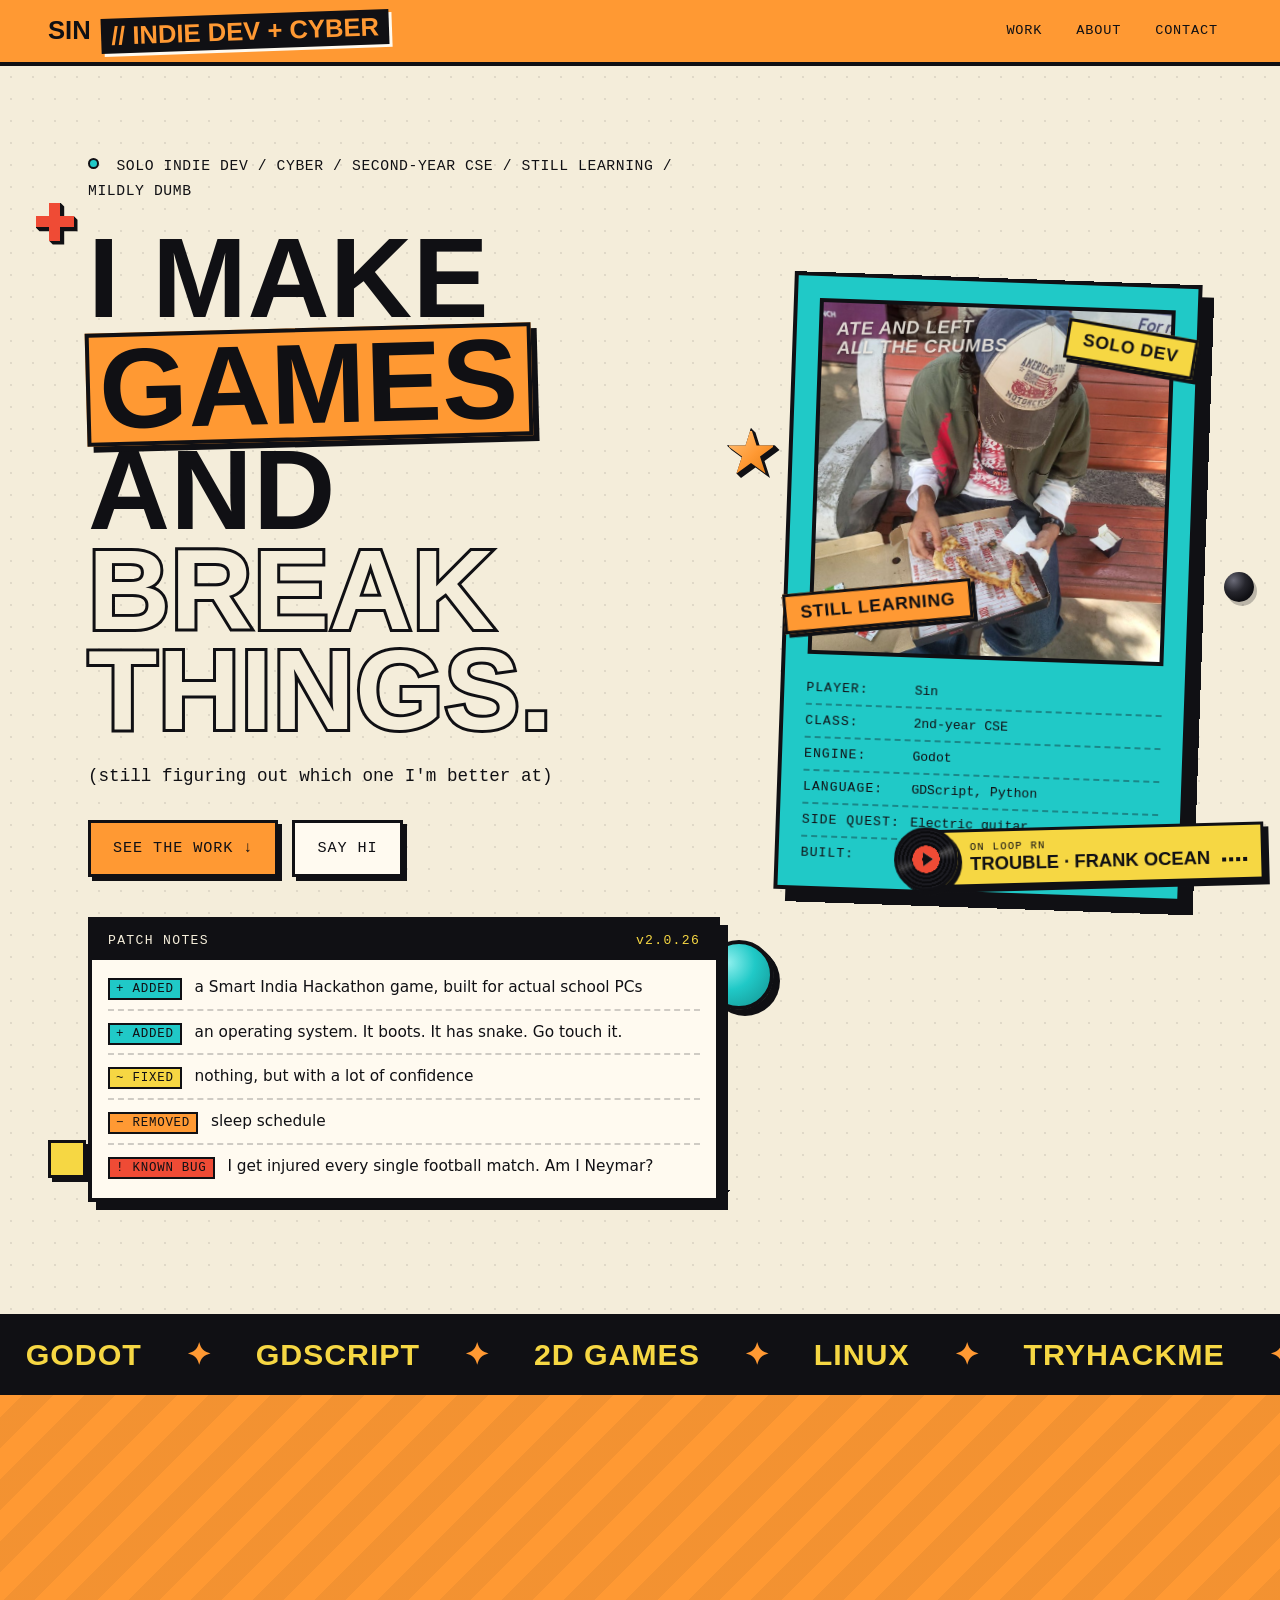
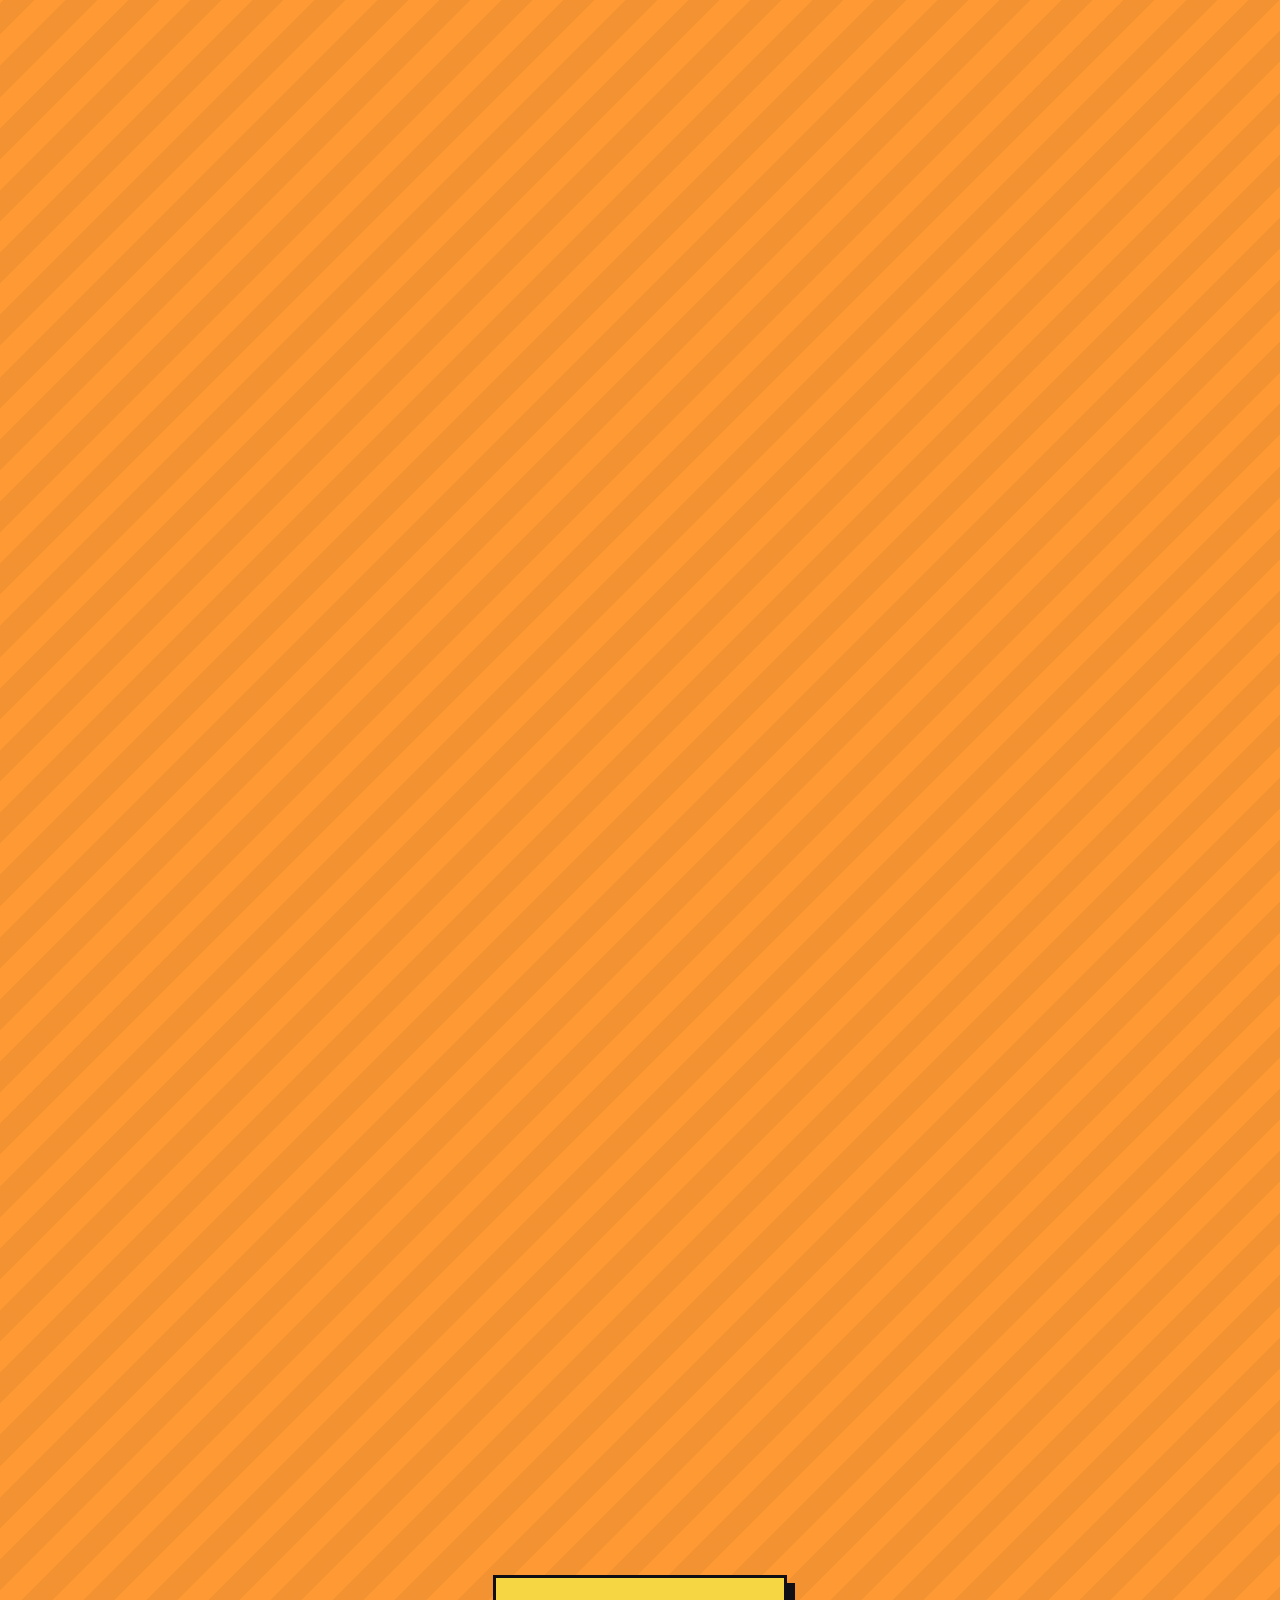
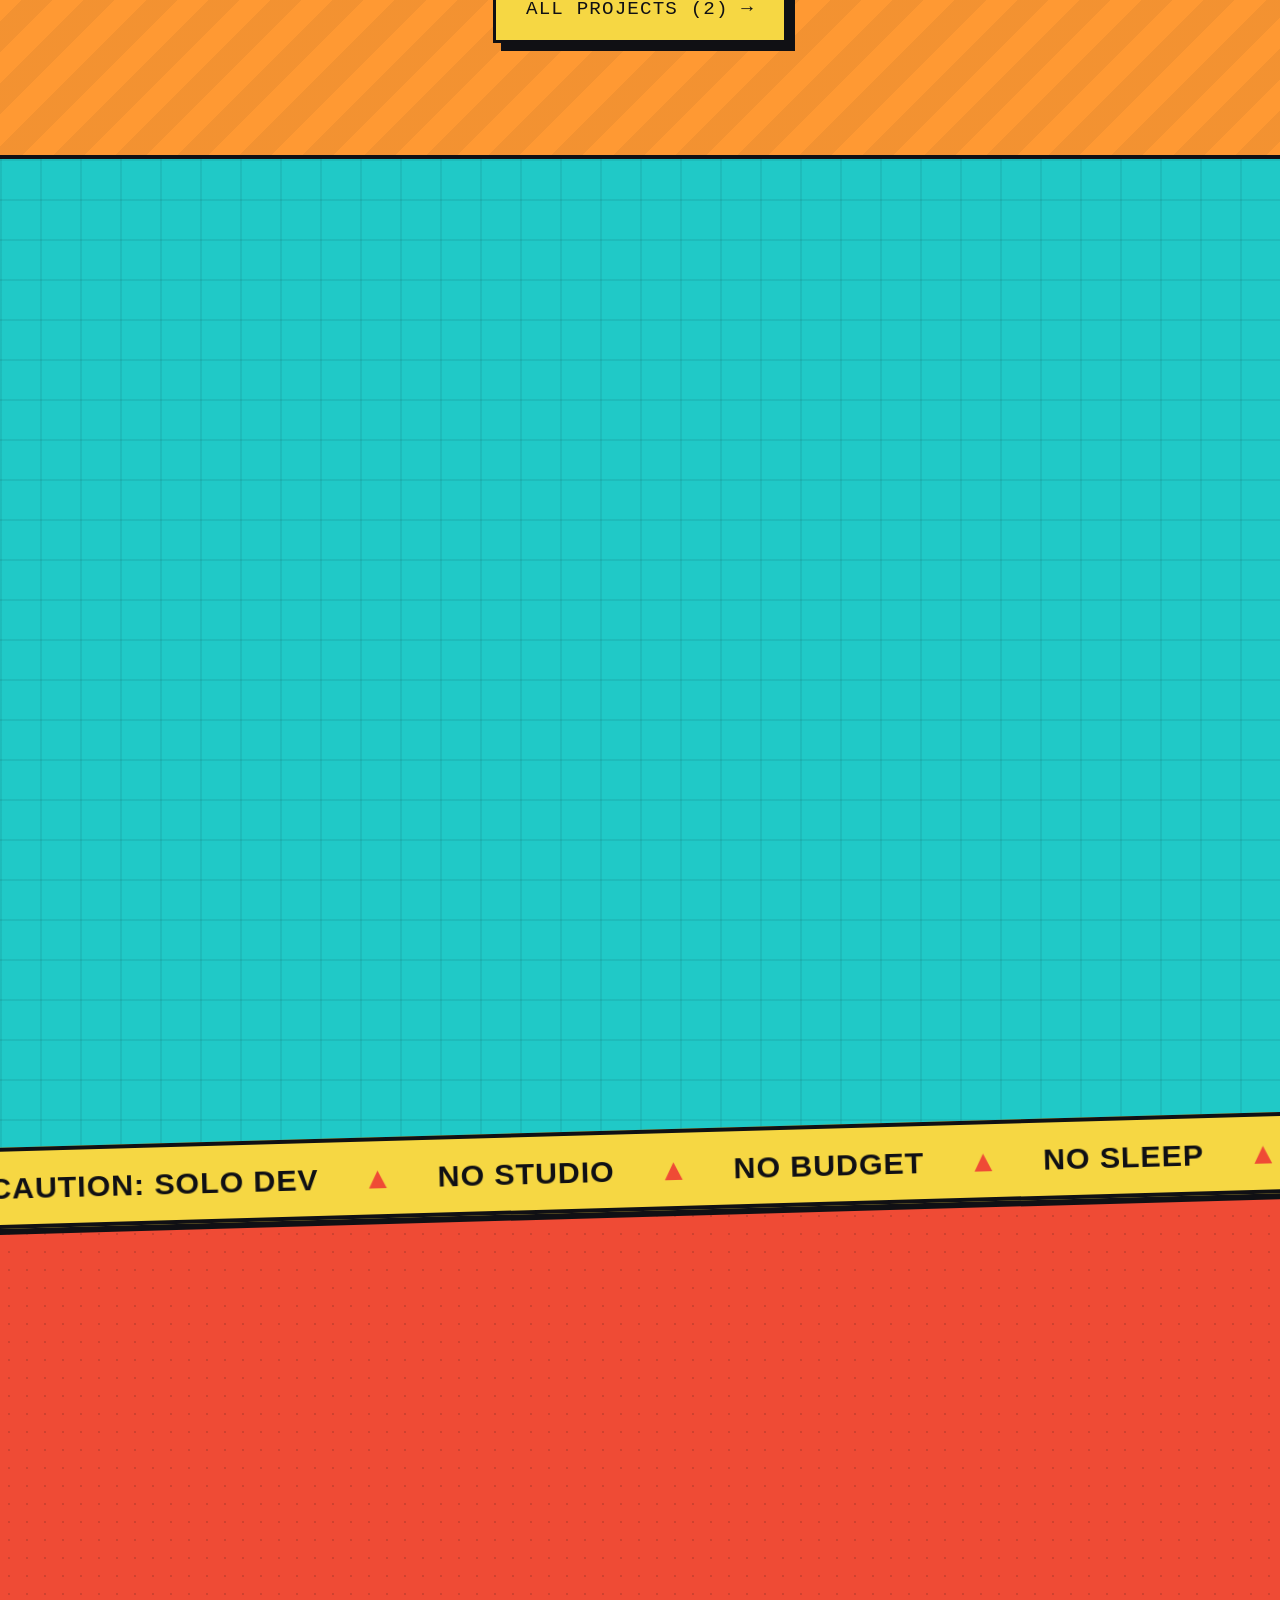
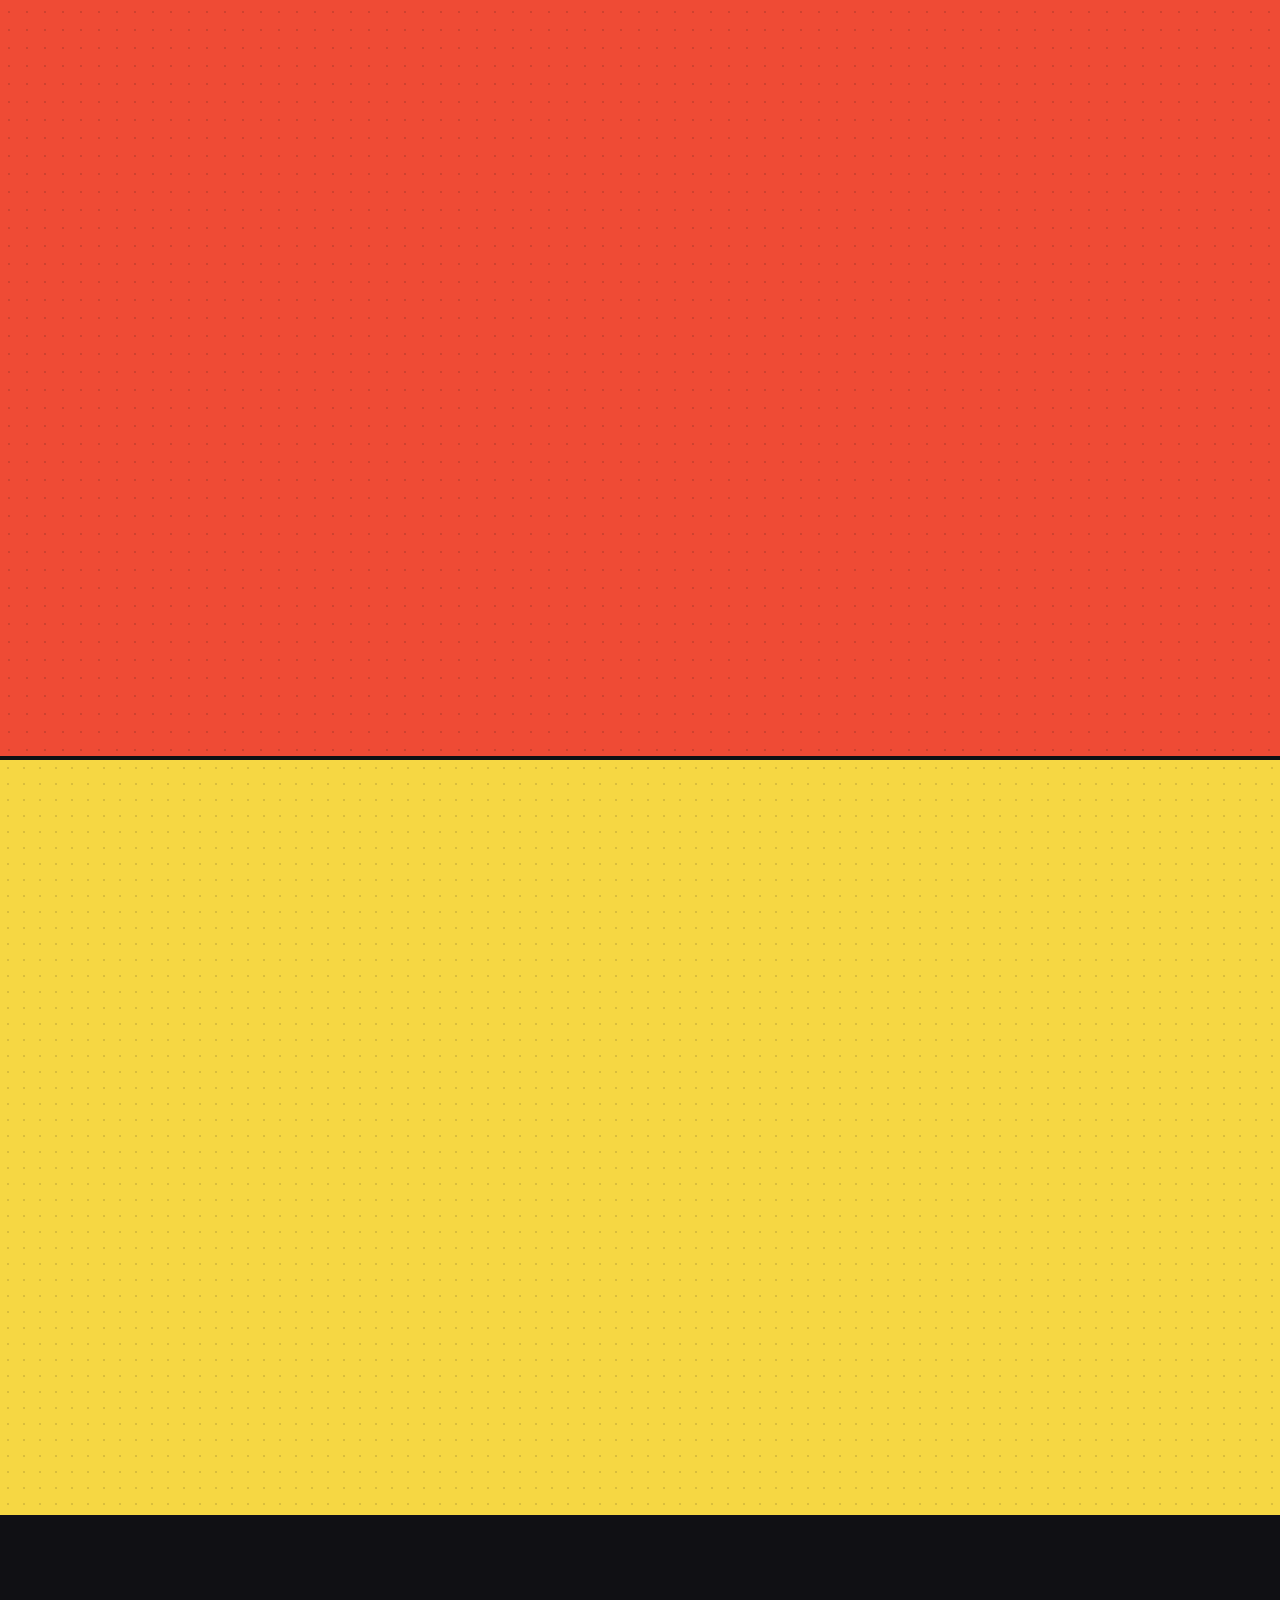
<file: index.html>
<!DOCTYPE html>
<html lang="en">
<head>
  <meta charset="utf-8">
  <meta name="viewport" content="width=device-width, initial-scale=1">
  <!-- Security policy: only this site's own files may run or load here, plus Google Fonts.
       No inline scripts, no plugins, no forms, no outside requests. See docs/SECURITY.md before editing. -->
  <meta http-equiv="Content-Security-Policy" content="default-src 'none'; script-src 'self'; style-src 'self' https://fonts.googleapis.com; font-src https://fonts.gstatic.com; img-src 'self' data:; media-src 'self'; connect-src 'none'; object-src 'none'; base-uri 'none'; form-action 'none'; require-trusted-types-for 'script'; trusted-types 'none'">
  <meta name="referrer" content="strict-origin-when-cross-origin">
  <title>SIN // INDIE DEV + CYBER</title>
  <meta name="description" content="Sin: solo indie game dev, second-year CSE student, learning cybersecurity. Makes games, breaks things.">
  <meta name="theme-color" content="#ff9933">
  <link rel="icon" href="data:image/svg+xml,%3Csvg xmlns='http://www.w3.org/2000/svg' viewBox='0 0 64 64'%3E%3Crect x='4' y='4' width='56' height='56' fill='%23ff9933' stroke='%23101014' stroke-width='6'/%3E%3Ctext x='32' y='45' font-family='Arial Black,Arial,sans-serif' font-weight='900' font-size='34' text-anchor='middle' fill='%23101014'%3ES%3C/text%3E%3C/svg%3E">

  <meta property="og:type" content="website">
  <meta property="og:title" content="SIN // INDIE DEV + CYBER">
  <meta property="og:description" content="I make games and break things. Still figuring out which one I'm better at.">
  <meta property="og:url" content="https://bigg-whale.github.io/portfolio/">
  <meta property="og:image" content="https://bigg-whale.github.io/portfolio/assets/img/sih-1.png">
  <meta property="og:image:width" content="1137">
  <meta property="og:image:height" content="647">
  <meta property="og:image:alt" content="Screenshot of Sin's Smart India Hackathon earthquake-drill game">
  <meta name="twitter:card" content="summary_large_image">
  <link rel="canonical" href="https://bigg-whale.github.io/portfolio/">

  <link rel="preconnect" href="https://fonts.googleapis.com">
  <link rel="preconnect" href="https://fonts.gstatic.com" crossorigin>
  <link href="https://fonts.googleapis.com/css2?family=Barlow+Condensed:wght@700;800;900&family=DM+Mono:wght@400;500&family=Inter:wght@400;500;700&display=swap" rel="stylesheet">
  <link rel="stylesheet" href="css/style.css">
</head>
<body>
  <a class="skip-link" href="#main">Skip to content</a>

  <!-- NAV -->
  <header class="topbar">
    <a class="badge" href="#top" aria-label="Sin, back to top">
      <span class="badge-name">SIN</span>
      <span class="badge-tag">// INDIE DEV + CYBER</span>
    </a>
    <nav class="nav" aria-label="Main">
      <a href="#games">Work</a>
      <a href="#about">About</a>
      <a href="#contact">Contact</a>
    </nav>
  </header>

  <main id="main">

    <!-- HERO (paper band) -->
    <section class="band band-paper hero" id="top">
      <!-- decorative floating shapes -->
      <div class="bg-shapes" aria-hidden="true">
        <span class="shape s-star"><i></i></span>
        <span class="shape s-circle"><i></i></span>
        <span class="shape s-square"><i></i></span>
        <span class="shape s-plus"><i></i></span>
        <span class="shape s-zig"><i></i></span>
        <span class="shape s-dot"><i></i></span>
      </div>
      <div class="wrap hero-grid">

        <div class="hero-text">
          <p class="status-line">
            <span class="dot" aria-hidden="true"></span>
            SOLO INDIE DEV / CYBER / SECOND-YEAR CSE / STILL LEARNING / MILDLY DUMB
          </p>
          <h1 class="headline">
            I make <mark>games</mark> and <span class="outline">break things.</span>
          </h1>
          <p class="subhead">(still figuring out which one I'm better at)</p>
          <div class="hero-actions">
            <a class="btn" href="#games">See the work ↓</a>
            <a class="btn btn-alt" href="#contact">Say hi</a>
          </div>
        </div>

        <!-- Profile card. Photo: save it as assets/img/me.jpg and it replaces the placeholder. -->
        <aside class="profile" aria-label="Profile" data-tilt="10">
          <div class="profile-screen">
            <div class="profile-placeholder" aria-hidden="true">
              <span class="profile-initial">S</span>
              <span class="profile-ph-text">no photo yet.<br>just vibes.</span>
            </div>
            <img class="profile-photo" src="assets/img/me.jpg" alt="Sin on a bench, face hidden under a cap, finishing a pizza" width="900" height="1200" fetchpriority="high" decoding="async" hidden>
            <span class="photo-caption">Ate and left<br>all the crumbs</span>
            <span class="tape tape-a">SOLO DEV</span>
            <span class="tape tape-b">STILL LEARNING</span>
          </div>
          <dl class="profile-stats">
            <div><dt>Player</dt><dd>Sin</dd></div>
            <div><dt>Class</dt><dd>2nd-year CSE</dd></div>
            <div><dt>Engine</dt><dd>Godot</dd></div>
            <div><dt>Language</dt><dd>GDScript, Python</dd></div>
            <div><dt>Side quest</dt><dd>Electric guitar</dd></div>
            <div><dt>Built</dt><dd>SinOS <span class="muted">(an OS from scratch)</span></dd></div>
          </dl>
        </aside>

        <div class="patch card">
          <p class="patch-title"><span>PATCH NOTES</span><span class="patch-ver">v2.0.26</span></p>
          <ul class="patch-list">
            <li><b class="p-add">+ ADDED</b> a Smart India Hackathon game, built for actual school PCs</li>
            <li><b class="p-add">+ ADDED</b> an operating system. It boots. It has snake. Go touch it.</li>
            <li><b class="p-fix">~ FIXED</b> nothing, but with a lot of confidence</li>
            <li><b class="p-del">− REMOVED</b> sleep schedule</li>
            <li><b class="p-bug">! KNOWN BUG</b> I get injured every single football match. Am I Neymar?</li>
          </ul>
        </div>

      </div>
    </section>

    <!-- TICKER (decorative) -->
    <div class="ticker" aria-hidden="true">
      <div class="ticker-track" data-dir="-1" data-speed="70">
        <span>GODOT</span><span>GDSCRIPT</span><span>2D GAMES</span><span>LINUX</span><span>TRYHACKME</span><span>SINOS</span><span>BUGS (HANDMADE)</span>
        <span>GODOT</span><span>GDSCRIPT</span><span>2D GAMES</span><span>LINUX</span><span>TRYHACKME</span><span>SINOS</span><span>BUGS (HANDMADE)</span>
      </div>
    </div>

    <!-- 01 GAMES (saffron band; cards come from js/projects.js) -->
    <section class="band band-saffron" id="games" aria-labelledby="games-title">
      <div class="wrap">
        <div class="section-head">
          <div>
            <p class="kicker"><span class="section-num">01</span> Featured</p>
            <h2 id="games-title">The work</h2>
          </div>
          <p class="section-desc">The best of what I've shipped. Click into any of them for the full story, or dig through the whole pile.</p>
        </div>
        <div id="projects" class="projects">
          <noscript><p class="note">Turn on JavaScript to see the projects.</p></noscript>
        </div>
      </div>
    </section>

    <!-- 02 MORE COMING (teal band) -->
    <section class="band band-teal" id="more" aria-labelledby="more-title">
      <div class="wrap">
        <div class="section-head">
          <div>
            <p class="kicker"><span class="section-num">02</span> In the oven</p>
            <h2 id="more-title">More coming</h2>
          </div>
          <p class="section-desc">More projects show up here when they're real. No filler, promise.</p>
        </div>
        <div class="cook-grid">
          <article class="card cook cook-main">
            <p class="label">Just shipped</p>
            <h3 class="cook-title">SinOS</h3>
            <p>An operating system written from scratch, because apparently making games solo wasn't enough pain. Does it boot? Yes. Boot it yourself and play snake on it, right in your browser: <a href="sinos/">play SinOS</a>.</p>
            <p class="cook-more"><a href="projects/sinos.html">View project &rarr;</a></p>
            <div class="progress progress-done" role="img" aria-label="Progress: booted, for real">
              <span class="progress-fill"></span>
              <span class="progress-text">BOOTED. FOR REAL.</span>
            </div>
          </article>
          <article class="card cook cook-yellow">
            <p class="label">Currently learning</p>
            <h3 class="cook-title">Breaking stuff, legally</h3>
            <p>TryHackMe rooms and a lot of time in a Linux terminal. Learning how things break so I can stop breaking them by accident.</p>
          </article>
          <a class="card cook cook-saffron cook-link" href="#contact">
            <p class="label">Open slot</p>
            <h3 class="cook-title">Your hackathon?</h3>
            <p>Need someone who can ship a playable build at 4 a.m.? I'm in. →</p>
          </a>
        </div>
      </div>
    </section>

    <!-- BELT 2 (decorative, runs the other way) -->
    <div class="ticker ticker-alt" aria-hidden="true">
      <div class="ticker-track" data-dir="1" data-speed="55">
        <span>CAUTION: SOLO DEV</span><span>NO STUDIO</span><span>NO BUDGET</span><span>NO SLEEP</span><span>STILL SHIPPING</span><span>AM I NEYMAR</span>
        <span>CAUTION: SOLO DEV</span><span>NO STUDIO</span><span>NO BUDGET</span><span>NO SLEEP</span><span>STILL SHIPPING</span><span>AM I NEYMAR</span>
      </div>
    </div>

    <!-- 03 ABOUT (red band) -->
    <section class="band band-red" id="about" aria-labelledby="about-title">
      <div class="wrap">
        <div class="section-head">
          <div>
            <p class="kicker"><span class="section-num">03</span> The human</p>
            <h2 id="about-title">About</h2>
          </div>
          <p class="section-desc">Short version: makes games, breaks things, sleeps occasionally.</p>
        </div>
        <div class="about-grid">
          <p class="about-lead">Hi, I'm Sin. <span class="hl">Kushagra if you're my mom,</span> Sin everywhere else.</p>
          <div class="about-body">
            <p>Second-year CSE student who opens Godot more often than the lecture notes. I make small games solo, which means I'm also the artist, the sound guy and the entire QA team, and every one of them is underpaid.</p>
            <p>Lately I've been poking at cybersecurity: TryHackMe rooms, living in a Linux terminal, and one very ambitious operating system that, plot twist, actually boots.</p>
          </div>
        </div>

        <div class="stats">
          <div class="stat stat-paper"><span class="stat-num" data-count="projects">1</span><span class="stat-label">project shipped</span></div>
          <div class="stat stat-teal"><span class="stat-num">1</span><span class="stat-label">operating system that boots</span></div>
          <div class="stat stat-yellow"><span class="stat-num">2nd</span><span class="stat-label">year of CSE</span></div>
        </div>

        <h3 class="label skills-label">Skills / tools</h3>
        <!-- Add a skill: copy one <li> and change the text. -->
        <ul class="tags tags-big">
          <li>Godot</li>
          <li>GDScript</li>
          <li>2D game dev</li>
          <li>Git / GitHub</li>
          <li>Linux basics</li>
          <li>Python</li>
          <li>Cybersecurity (learning)</li>
          <li>Aseprite (learning)</li>
          <li>Electric guitar (learning)</li>
        </ul>
      </div>
    </section>

    <!-- 04 CONTACT (yellow band) -->
    <section class="band band-yellow" id="contact" aria-labelledby="contact-title">
      <div class="wrap">
        <div class="section-head">
          <div>
            <p class="kicker"><span class="section-num">04</span> Contact</p>
            <h2 id="contact-title" class="contact-title">Slide into<br>my inbox.</h2>
          </div>
          <p class="section-desc">Teammate for the next hackathon, a playtester, or just want to tell me my game is mid? All valid.</p>
        </div>
        <!-- A button with an empty href stays hidden, so nothing shows up as a dead link. -->
        <div class="contact-links">
          <a class="contact-btn c-saffron" href="mailto:rickrolloperator@gmail.com" data-contact><span>Email</span><span aria-hidden="true">↗</span></a>
          <a class="contact-btn c-white" href="https://github.com/bigg-whale" data-contact target="_blank" rel="noopener noreferrer"><span>GitHub</span><span aria-hidden="true">↗</span></a>
          <a class="contact-btn c-teal" href="https://www.instagram.com/yash_5am/" data-contact target="_blank" rel="noopener noreferrer"><span>Instagram</span><span aria-hidden="true">↗</span></a>
          <a class="contact-btn c-ink" href="https://bigbonee.itch.io/" data-contact target="_blank" rel="noopener noreferrer"><span>itch.io</span><span aria-hidden="true">↗</span></a>
        </div>
        <p class="contact-empty card">Links coming soon. Still picking usernames that aren't taken.</p>
      </div>
    </section>

  </main>

  <footer class="footer">
    <div class="wrap footer-inner">
      <p class="footer-big">GG. Thanks<br>for scrolling.</p>
      <div class="footer-meta">
        <p class="footer-brand">SIN // © 2026</p>
        <p class="footer-joke">Works on my machine. Probably works on yours.</p>
        <a class="footer-top" href="#top">Back to top ↑</a>
      </div>
    </div>
  </footer>

  <!-- Music player. Never autoplays. Swap the song: replace assets/audio/trouble.mp3 and edit the track name below. -->
  <div class="player" id="player">
    <button class="player-btn disc" type="button" aria-label="Play music" aria-pressed="false">
      <span class="disc-spin" aria-hidden="true"></span>
      <span class="icon-play" aria-hidden="true"></span>
    </button>
    <div class="player-info">
      <span class="player-label">ON LOOP RN</span>
      <span class="player-track">Trouble · Frank Ocean</span>
    </div>
    <span class="eq" aria-hidden="true"><i></i><i></i><i></i><i></i></span>
    <audio src="assets/audio/trouble.mp3" preload="none" loop></audio>
  </div>

  <script src="js/projects.js"></script>
  <script src="js/render.js"></script>
  <script src="js/player.js"></script>
  <script src="js/motion.js"></script>
</body>
</html>
</file>
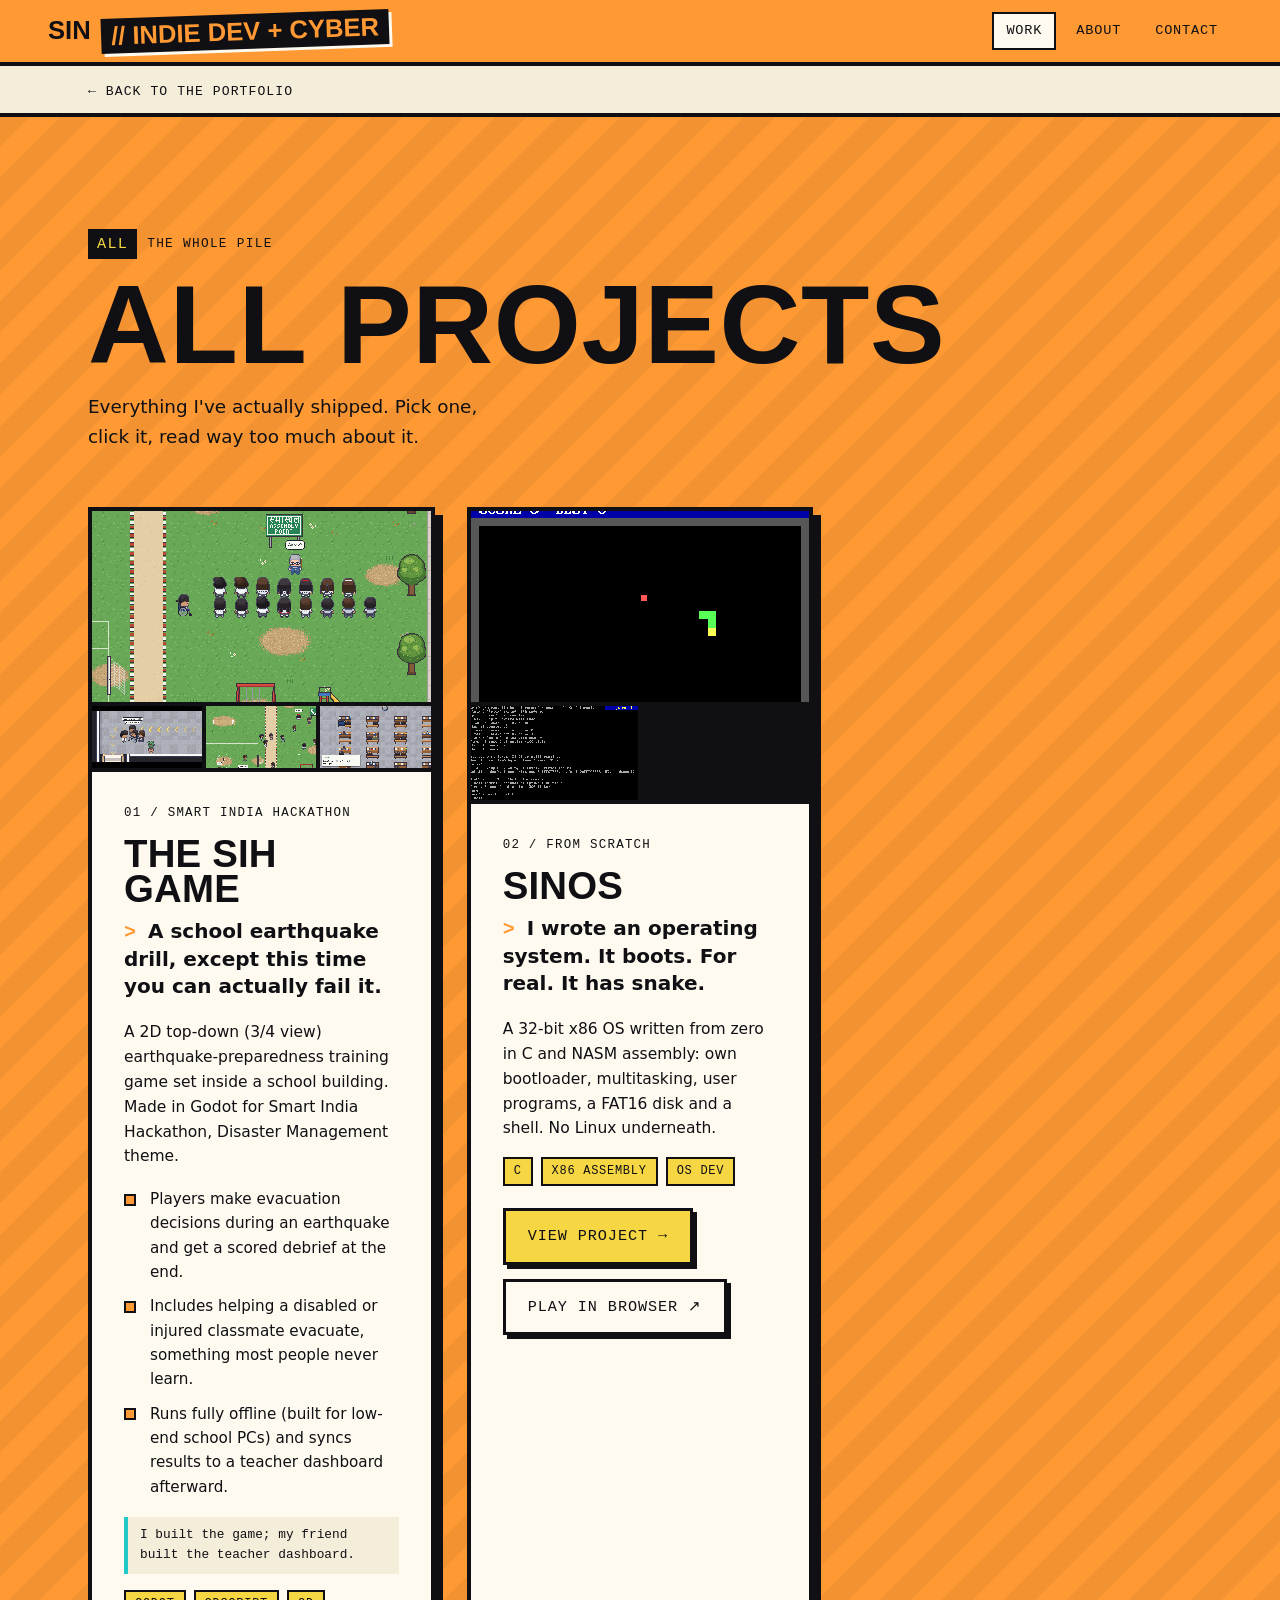
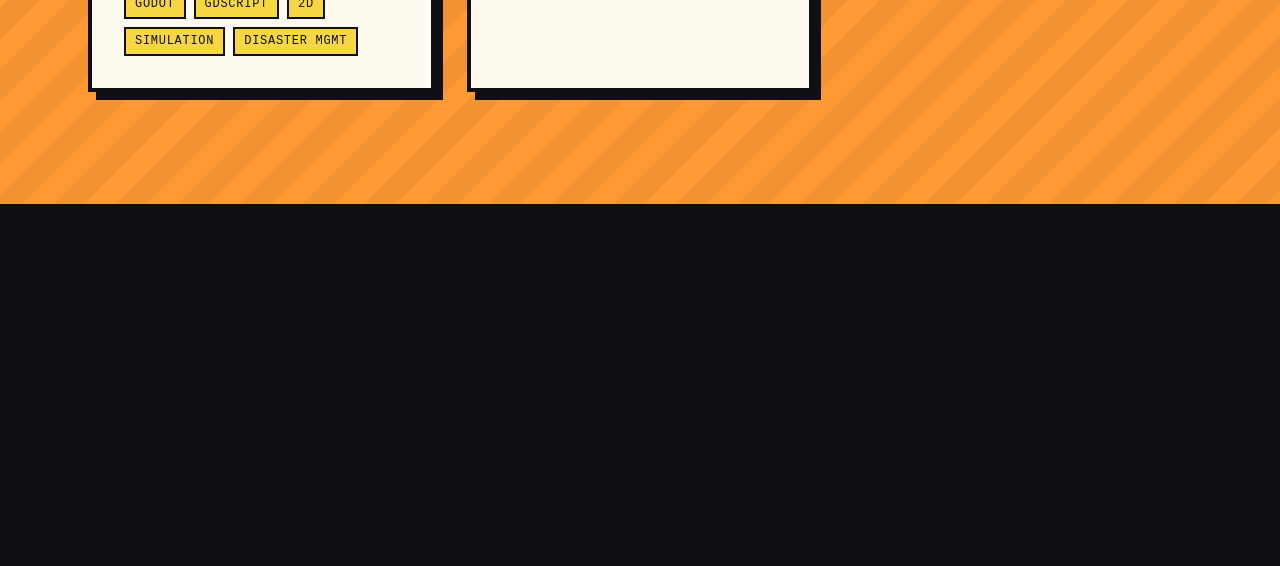
<file: projects/index.html>
<!DOCTYPE html>
<html lang="en">
<head>
  <meta charset="utf-8">
  <meta name="viewport" content="width=device-width, initial-scale=1">
  <!-- Same policy as the homepage. See docs/SECURITY.md before editing. -->
  <meta http-equiv="Content-Security-Policy" content="default-src 'none'; script-src 'self'; style-src 'self' https://fonts.googleapis.com; font-src https://fonts.gstatic.com; img-src 'self' data:; media-src 'self'; connect-src 'none'; object-src 'none'; base-uri 'none'; form-action 'none'; require-trusted-types-for 'script'; trusted-types 'none'">
  <meta name="referrer" content="strict-origin-when-cross-origin">
  <title>ALL PROJECTS // SIN</title>
  <meta name="description" content="Everything Sin has shipped: games, an operating system, and whatever comes next.">
  <meta name="theme-color" content="#ff9933">
  <link rel="icon" href="data:image/svg+xml,%3Csvg xmlns='http://www.w3.org/2000/svg' viewBox='0 0 64 64'%3E%3Crect x='4' y='4' width='56' height='56' fill='%23ff9933' stroke='%23101014' stroke-width='6'/%3E%3Ctext x='32' y='45' font-family='Arial Black,Arial,sans-serif' font-weight='900' font-size='34' text-anchor='middle' fill='%23101014'%3ES%3C/text%3E%3C/svg%3E">
  <link rel="canonical" href="https://bigg-whale.github.io/portfolio/projects/">

  <link rel="preconnect" href="https://fonts.googleapis.com">
  <link rel="preconnect" href="https://fonts.gstatic.com" crossorigin>
  <link href="https://fonts.googleapis.com/css2?family=Barlow+Condensed:wght@700;800;900&family=DM+Mono:wght@400;500&family=Inter:wght@400;500;700&display=swap" rel="stylesheet">
  <link rel="stylesheet" href="../css/style.css">
  <link rel="stylesheet" href="../css/project.css">
</head>
<body>
  <a class="skip-link" href="#main">Skip to content</a>

  <header class="topbar">
    <a class="badge" href="../" aria-label="Sin, back to the portfolio">
      <span class="badge-name">SIN</span>
      <span class="badge-tag">// INDIE DEV + CYBER</span>
    </a>
    <nav class="nav" aria-label="Main">
      <a href="./" aria-current="page">Work</a>
      <a href="../#about">About</a>
      <a href="../#contact">Contact</a>
    </nav>
  </header>

  <div class="crumb">
    <div class="wrap"><a href="../">&larr; Back to the portfolio</a></div>
  </div>

  <main id="main">
    <section class="band band-saffron" aria-labelledby="all-title">
      <div class="wrap">
        <div class="section-head">
          <div>
            <p class="kicker"><span class="section-num">ALL</span> The whole pile</p>
            <h1 id="all-title" class="pd-h1">All projects</h1>
          </div>
          <p class="section-desc">Everything I've actually shipped. Pick one, click it, read way too much about it.</p>
        </div>
        <div id="projects" class="projects" data-mode="all" data-root="../">
          <noscript><p class="note">Turn on JavaScript to see the projects.</p></noscript>
        </div>
      </div>
    </section>
  </main>

  <footer class="footer">
    <div class="wrap footer-inner">
      <p class="footer-big">That's all<br>(for now).</p>
      <div class="footer-meta">
        <p class="footer-brand">SIN // © 2026</p>
        <p class="footer-joke">More coming. Gonna sleep now.</p>
        <a class="footer-top" href="../">&larr; Back to the portfolio</a>
      </div>
    </div>
  </footer>

  <script src="../js/projects.js"></script>
  <script src="../js/render.js"></script>
  <script src="../js/motion.js"></script>
</body>
</html>
</file>
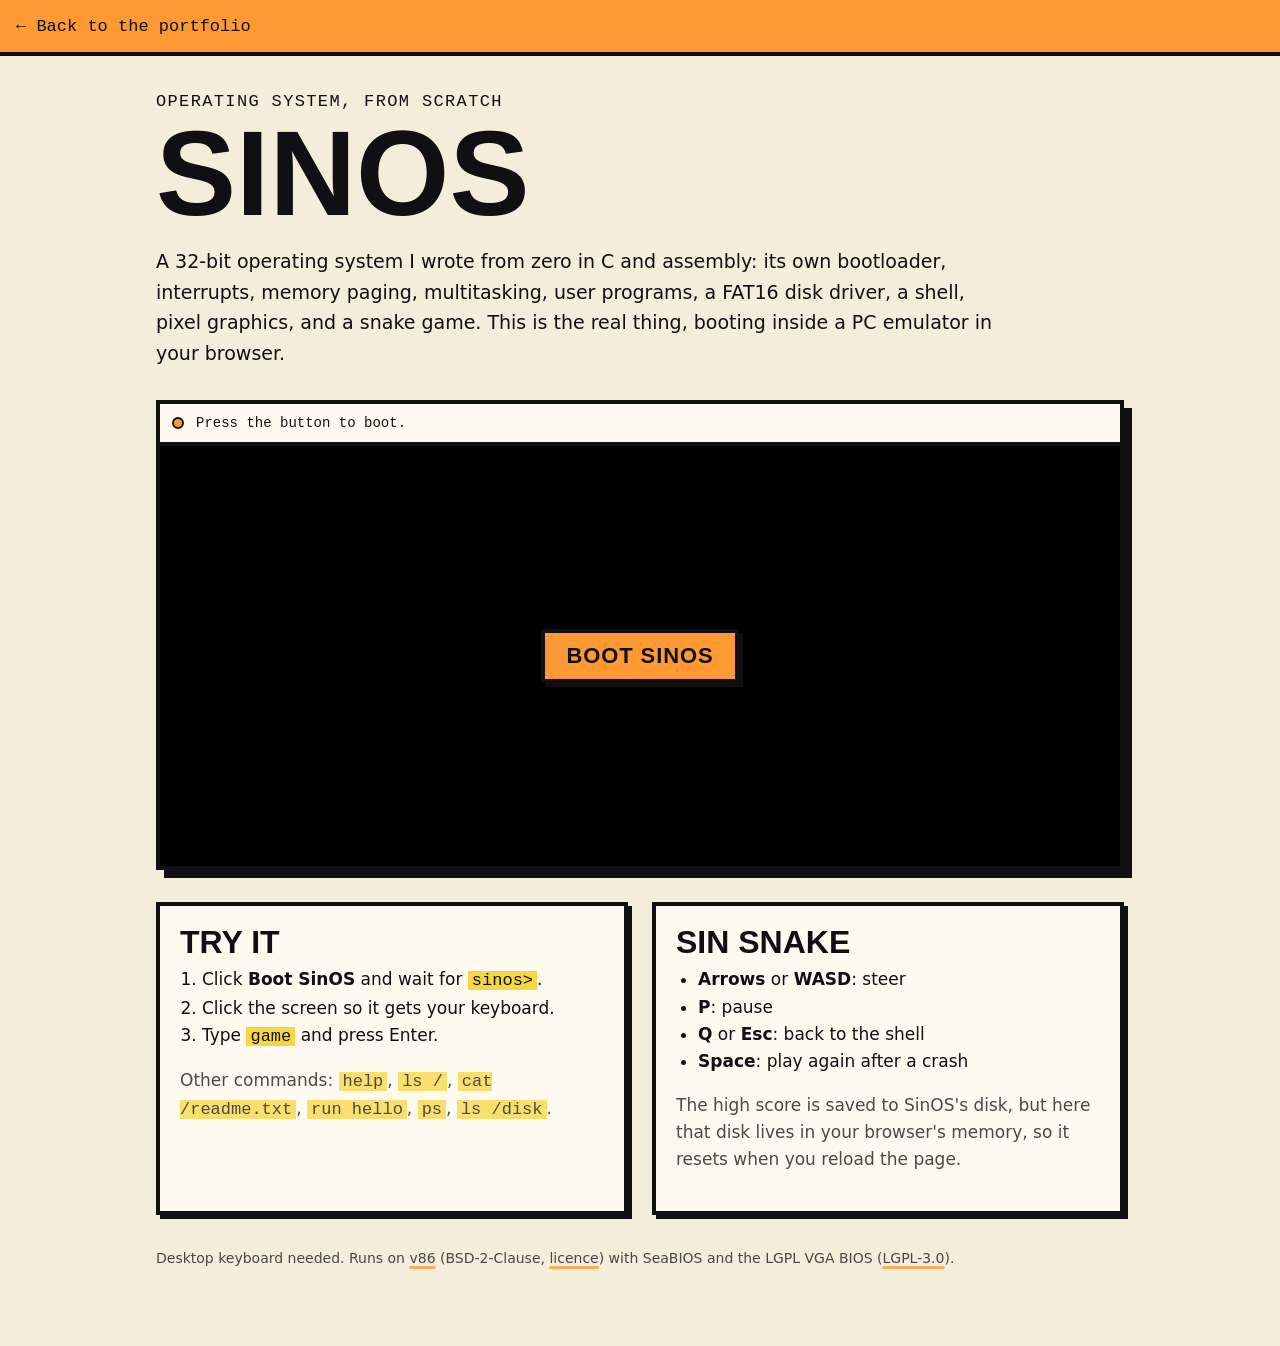
<file: sinos/index.html>
<!DOCTYPE html>
<html lang="en">
<head>
  <meta charset="utf-8">
  <meta name="viewport" content="width=device-width, initial-scale=1">
  <!-- Differs from the homepage CSP on purpose (see docs/SECURITY.md):
       'wasm-unsafe-eval' lets the v86 emulator compile its WebAssembly,
       connect-src 'self' lets it fetch the BIOS and disk images from this
       site, worker-src blob: lets it start its helper worker (built from
       its own bundled code), blob: in img-src covers its screen canvas,
       sound is switched off (no audio worklet needed), and the trusted-types rules
       are left out because v86 writes its text-mode screen with innerHTML. -->
  <meta http-equiv="Content-Security-Policy" content="default-src 'none'; script-src 'self' 'wasm-unsafe-eval'; worker-src blob:; style-src 'self' https://fonts.googleapis.com; font-src https://fonts.gstatic.com; img-src 'self' data: blob:; connect-src 'self'; object-src 'none'; base-uri 'none'; form-action 'none'">
  <meta name="referrer" content="strict-origin-when-cross-origin">
  <title>SinOS // PLAY IN YOUR BROWSER</title>
  <meta name="description" content="SinOS, a hobby 32-bit operating system written from scratch in C and assembly. Boot it right here in your browser and play Sin Snake.">
  <link rel="icon" href="data:image/svg+xml,%3Csvg xmlns='http://www.w3.org/2000/svg' viewBox='0 0 64 64'%3E%3Crect x='4' y='4' width='56' height='56' fill='%23ff9933' stroke='%23101014' stroke-width='6'/%3E%3Ctext x='32' y='45' font-family='Arial Black,Arial,sans-serif' font-weight='900' font-size='34' text-anchor='middle' fill='%23101014'%3ES%3C/text%3E%3C/svg%3E">
  <link rel="canonical" href="https://bigg-whale.github.io/portfolio/sinos/">
  <link rel="preconnect" href="https://fonts.googleapis.com">
  <link rel="preconnect" href="https://fonts.gstatic.com" crossorigin>
  <link href="https://fonts.googleapis.com/css2?family=Barlow+Condensed:wght@700;800;900&family=DM+Mono:wght@400;500&family=Inter:wght@400;500;700&display=swap" rel="stylesheet">
  <link rel="stylesheet" href="play.css">
</head>
<body>
  <header class="top">
    <a class="back" href="../#games">&larr; Back to the portfolio</a>
  </header>

  <main class="wrap">
    <p class="kicker">Operating system, from scratch</p>
    <h1>SinOS</h1>
    <p class="lede">A 32-bit operating system I wrote from zero in C and assembly: its own bootloader, interrupts, memory paging, multitasking, user programs, a FAT16 disk driver, a shell, pixel graphics, and a snake game. This is the real thing, booting inside a PC emulator in your browser.</p>

    <section class="machine" aria-label="SinOS running in an emulated PC">
      <div class="machine-bar">
        <span class="dot"></span>
        <span id="status" class="status" role="status">Press the button to boot.</span>
        <button id="restart" class="btn btn-small" type="button" hidden>Restart</button>
      </div>
      <div id="screen" class="screen" tabindex="0" aria-label="SinOS screen. Click here, then type.">
        <div class="screen-text"></div>
        <canvas class="screen-canvas"></canvas>
        <button id="boot" class="btn boot" type="button">Boot SinOS</button>
      </div>
    </section>

    <div class="how">
      <div class="card">
        <h2>Try it</h2>
        <ol>
          <li>Click <b>Boot SinOS</b> and wait for <code>sinos&gt;</code>.</li>
          <li>Click the screen so it gets your keyboard.</li>
          <li>Type <code>game</code> and press Enter.</li>
        </ol>
        <p class="muted">Other commands: <code>help</code>, <code>ls /</code>, <code>cat /readme.txt</code>, <code>run hello</code>, <code>ps</code>, <code>ls /disk</code>.</p>
      </div>
      <div class="card">
        <h2>Sin Snake</h2>
        <ul>
          <li><b>Arrows</b> or <b>WASD</b>: steer</li>
          <li><b>P</b>: pause</li>
          <li><b>Q</b> or <b>Esc</b>: back to the shell</li>
          <li><b>Space</b>: play again after a crash</li>
        </ul>
        <p class="muted">The high score is saved to SinOS's disk, but here that disk lives in your browser's memory, so it resets when you reload the page.</p>
      </div>
    </div>

    <p class="credits muted">Desktop keyboard needed. Runs on <a href="https://github.com/copy/v86">v86</a> (BSD-2-Clause, <a href="v86/LICENSE">licence</a>) with SeaBIOS and the LGPL VGA BIOS (<a href="v86/COPYING.LESSER">LGPL-3.0</a>).</p>
  </main>

  <script src="v86/libv86.js"></script>
  <script src="play.js"></script>
</body>
</html>
</file>
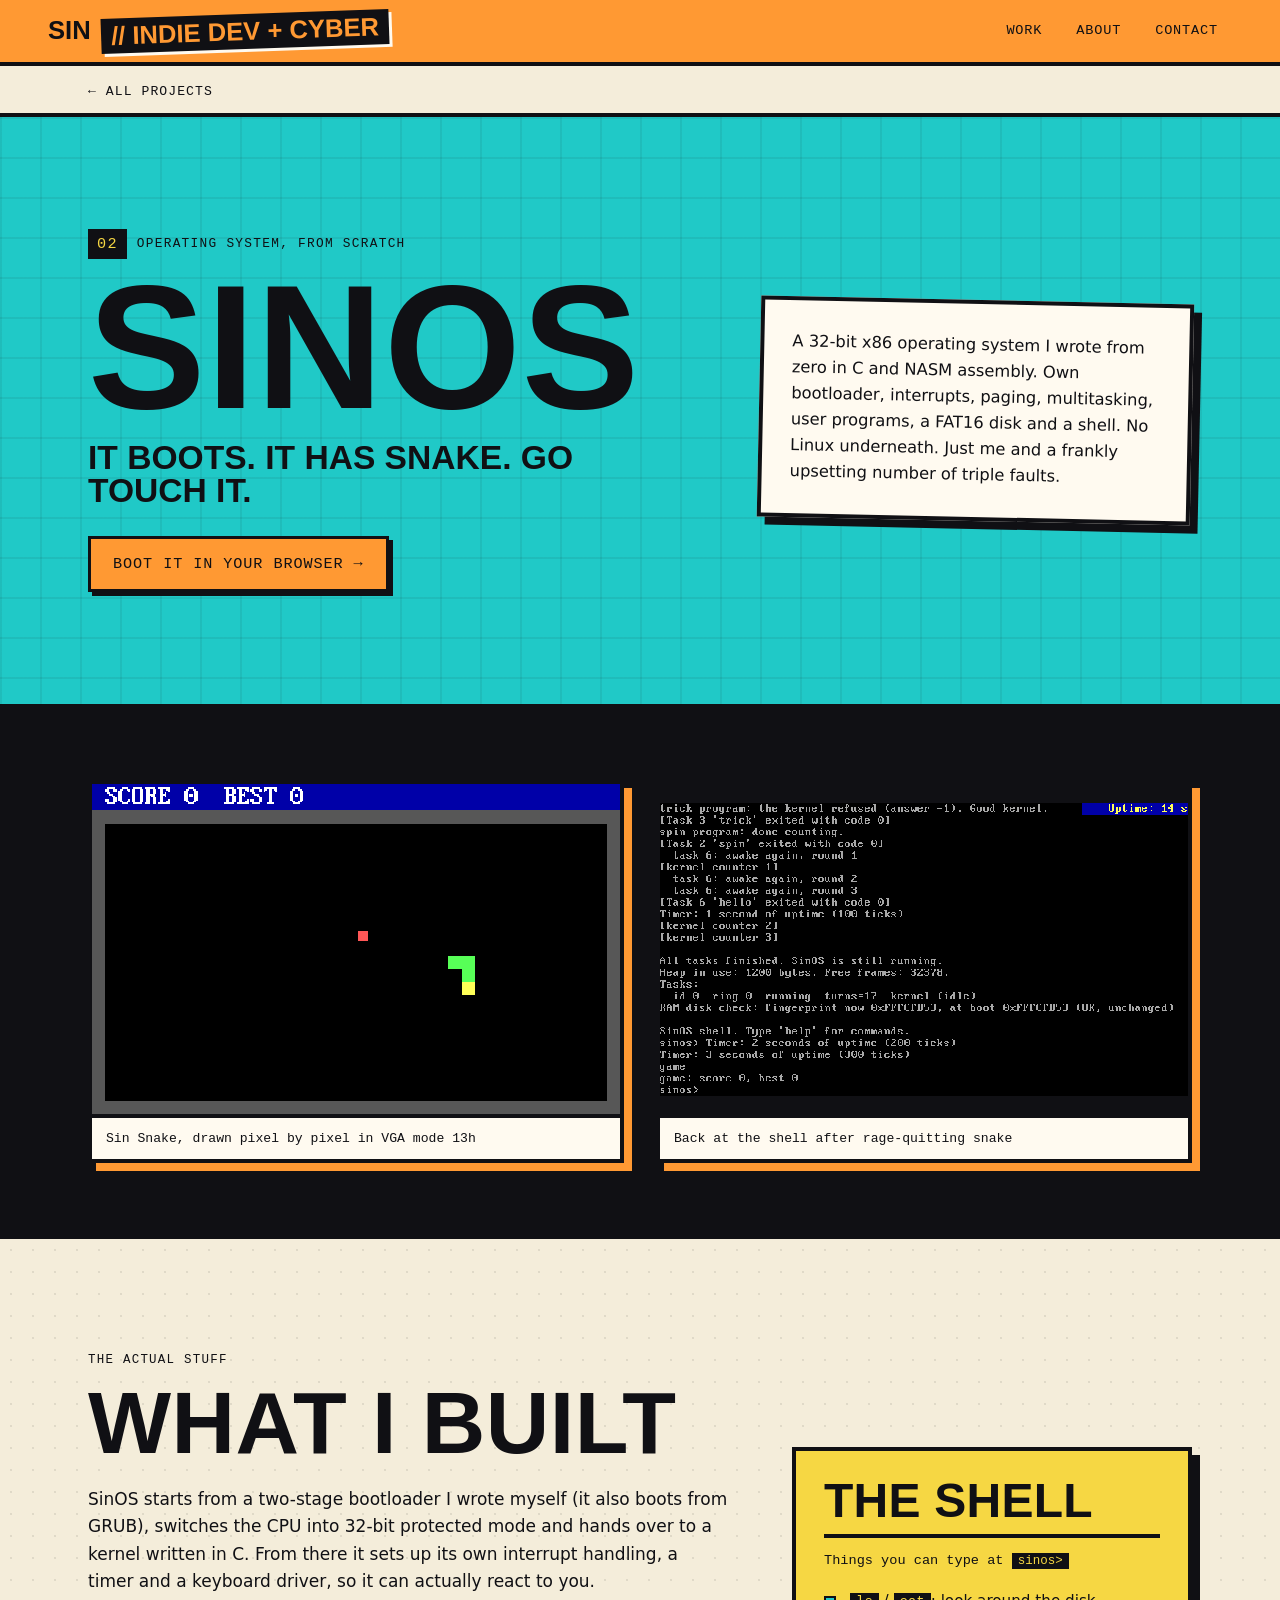
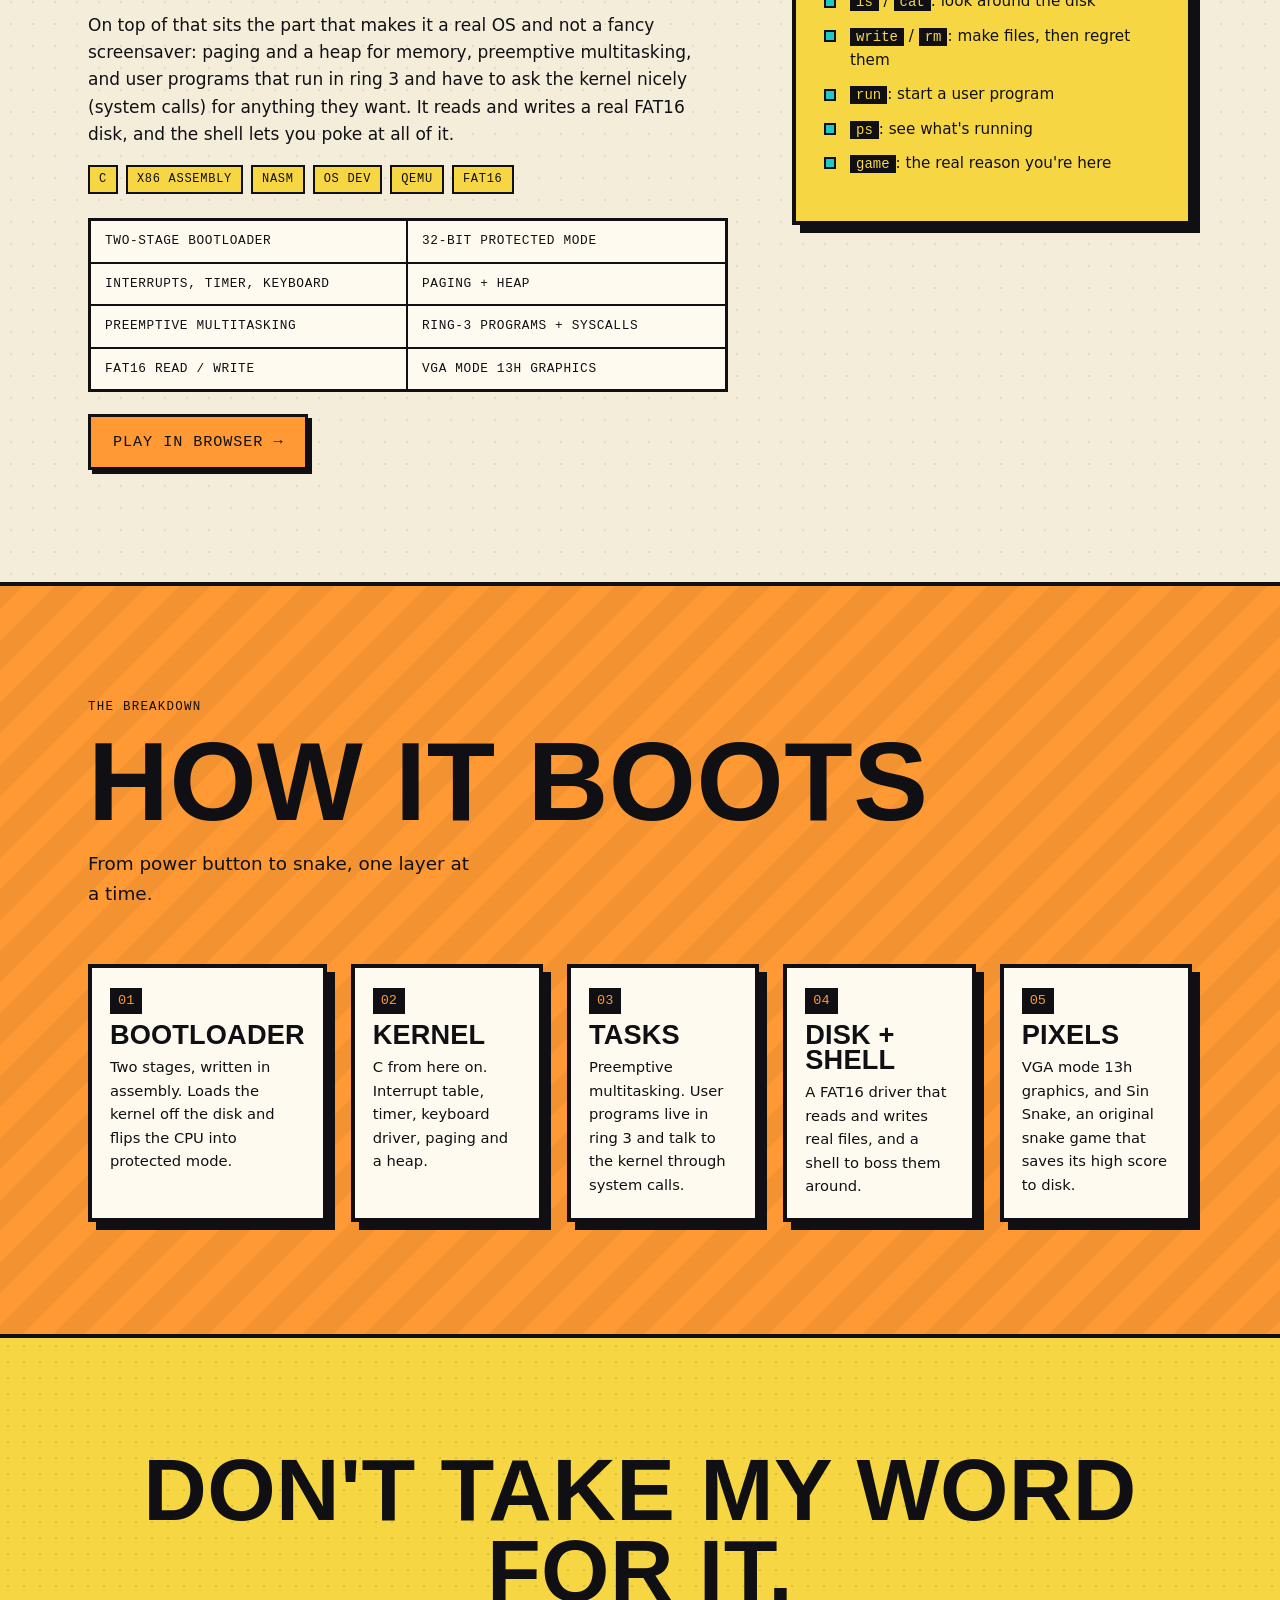
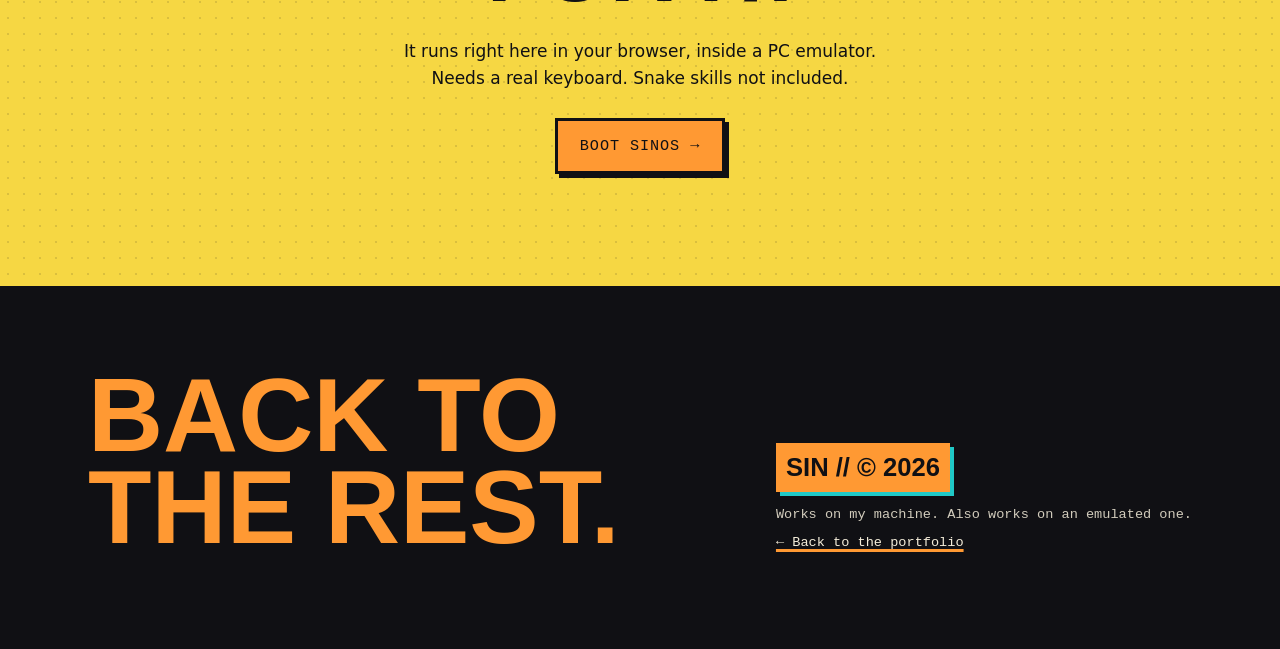
<file: projects/sinos.html>
<!DOCTYPE html>
<html lang="en">
<head>
  <meta charset="utf-8">
  <meta name="viewport" content="width=device-width, initial-scale=1">
  <!-- Same policy as the homepage (no scripts at all on this page). See docs/SECURITY.md before editing. -->
  <meta http-equiv="Content-Security-Policy" content="default-src 'none'; script-src 'self'; style-src 'self' https://fonts.googleapis.com; font-src https://fonts.gstatic.com; img-src 'self' data:; media-src 'self'; connect-src 'none'; object-src 'none'; base-uri 'none'; form-action 'none'; require-trusted-types-for 'script'; trusted-types 'none'">
  <meta name="referrer" content="strict-origin-when-cross-origin">
  <title>SinOS // SIN</title>
  <meta name="description" content="SinOS: a 32-bit x86 operating system Sin wrote from scratch in C and assembly. What it does, how it's built, and a link to boot it in your browser.">
  <meta name="theme-color" content="#ff9933">
  <link rel="icon" href="data:image/svg+xml,%3Csvg xmlns='http://www.w3.org/2000/svg' viewBox='0 0 64 64'%3E%3Crect x='4' y='4' width='56' height='56' fill='%23ff9933' stroke='%23101014' stroke-width='6'/%3E%3Ctext x='32' y='45' font-family='Arial Black,Arial,sans-serif' font-weight='900' font-size='34' text-anchor='middle' fill='%23101014'%3ES%3C/text%3E%3C/svg%3E">

  <meta property="og:type" content="website">
  <meta property="og:title" content="SinOS // SIN">
  <meta property="og:description" content="I wrote an operating system. It boots. It has snake.">
  <meta property="og:url" content="https://bigg-whale.github.io/portfolio/projects/sinos.html">
  <meta property="og:image" content="https://bigg-whale.github.io/portfolio/assets/img/sinos-1.png">
  <meta property="og:image:width" content="640">
  <meta property="og:image:height" content="400">
  <meta property="og:image:alt" content="Sin Snake running on SinOS in VGA mode 13h">
  <meta name="twitter:card" content="summary_large_image">
  <link rel="canonical" href="https://bigg-whale.github.io/portfolio/projects/sinos.html">

  <link rel="preconnect" href="https://fonts.googleapis.com">
  <link rel="preconnect" href="https://fonts.gstatic.com" crossorigin>
  <link href="https://fonts.googleapis.com/css2?family=Barlow+Condensed:wght@700;800;900&family=DM+Mono:wght@400;500&family=Inter:wght@400;500;700&display=swap" rel="stylesheet">
  <link rel="stylesheet" href="../css/style.css">
  <link rel="stylesheet" href="../css/project.css">
</head>
<body>
  <a class="skip-link" href="#main">Skip to content</a>

  <header class="topbar">
    <a class="badge" href="../" aria-label="Sin, back to the portfolio">
      <span class="badge-name">SIN</span>
      <span class="badge-tag">// INDIE DEV + CYBER</span>
    </a>
    <nav class="nav" aria-label="Main">
      <a href="./">Work</a>
      <a href="../#about">About</a>
      <a href="../#contact">Contact</a>
    </nav>
  </header>

  <div class="crumb">
    <div class="wrap"><a href="./">&larr; All projects</a></div>
  </div>

  <main id="main">

    <!-- TITLE (teal band) -->
    <section class="band band-teal pd-hero" aria-labelledby="pd-title">
      <div class="wrap pd-hero-grid">
        <div>
          <p class="kicker"><span class="section-num">02</span> Operating system, from scratch</p>
          <h1 id="pd-title" class="pd-title">SinOS</h1>
          <p class="pd-tagline">It boots. It has snake. Go touch it.</p>
          <div class="hero-actions">
            <a class="btn" href="../sinos/">Boot it in your browser &rarr;</a>
          </div>
        </div>
        <div class="card pd-summary">
          <p>A 32-bit x86 operating system I wrote from zero in C and NASM assembly. Own bootloader, interrupts, paging, multitasking, user programs, a FAT16 disk and a shell. No Linux underneath. Just me and a frankly upsetting number of triple faults.</p>
        </div>
      </div>
    </section>

    <!-- SCREENSHOTS (ink band) -->
    <section class="pd-media" aria-label="Screenshots">
      <div class="wrap pd-shots">
        <figure class="card pd-shot">
          <a href="../assets/img/sinos-1.png" target="_blank" rel="noopener noreferrer"><img src="../assets/img/sinos-1.png" alt="Sin Snake running on SinOS in VGA mode 13h" width="640" height="400" decoding="async"></a>
          <figcaption>Sin Snake, drawn pixel by pixel in VGA mode 13h</figcaption>
        </figure>
        <figure class="card pd-shot">
          <a href="../assets/img/sinos-2.png" target="_blank" rel="noopener noreferrer"><img src="../assets/img/sinos-2.png" alt="The SinOS shell after quitting the game" width="720" height="400" loading="lazy" decoding="async"></a>
          <figcaption>Back at the shell after rage-quitting snake</figcaption>
        </figure>
      </div>
    </section>

    <!-- WHAT I BUILT (paper band) -->
    <section class="band band-paper" aria-labelledby="built-title">
      <div class="wrap pd-split">
        <div>
          <p class="label">The actual stuff</p>
          <h2 id="built-title" class="pd-h2">What I built</h2>
          <p>SinOS starts from a two-stage bootloader I wrote myself (it also boots from GRUB), switches the CPU into 32-bit protected mode and hands over to a kernel written in C. From there it sets up its own interrupt handling, a timer and a keyboard driver, so it can actually react to you.</p>
          <p>On top of that sits the part that makes it a real OS and not a fancy screensaver: paging and a heap for memory, preemptive multitasking, and user programs that run in ring 3 and have to ask the kernel nicely (system calls) for anything they want. It reads and writes a real FAT16 disk, and the shell lets you poke at all of it.</p>
          <ul class="tags">
            <li>C</li>
            <li>x86 Assembly</li>
            <li>NASM</li>
            <li>OS Dev</li>
            <li>QEMU</li>
            <li>FAT16</li>
          </ul>
          <ul class="pd-features">
            <li>Two-stage bootloader</li>
            <li>32-bit protected mode</li>
            <li>Interrupts, timer, keyboard</li>
            <li>Paging + heap</li>
            <li>Preemptive multitasking</li>
            <li>Ring-3 programs + syscalls</li>
            <li>FAT16 read / write</li>
            <li>VGA mode 13h graphics</li>
          </ul>
          <div class="project-links">
            <a class="btn" href="../sinos/">Play in browser &rarr;</a>
          </div>
        </div>

        <aside class="card pd-side" aria-labelledby="shell-title">
          <h2 id="shell-title" class="pd-side-title">The shell</h2>
          <p class="pd-side-sub">Things you can type at <code>sinos&gt;</code></p>
          <ul class="bullets">
            <li><code>ls</code> / <code>cat</code>: look around the disk</li>
            <li><code>write</code> / <code>rm</code>: make files, then regret them</li>
            <li><code>run</code>: start a user program</li>
            <li><code>ps</code>: see what's running</li>
            <li><code>game</code>: the real reason you're here</li>
          </ul>
        </aside>
      </div>
    </section>

    <!-- HOW IT FITS TOGETHER (saffron band) -->
    <section class="band band-saffron" aria-labelledby="stack-title">
      <div class="wrap">
        <div class="section-head">
          <div>
            <p class="label">The breakdown</p>
            <h2 id="stack-title">How it boots</h2>
          </div>
          <p class="section-desc">From power button to snake, one layer at a time.</p>
        </div>
        <ol class="pd-steps">
          <li class="card"><span class="pd-step-num">01</span><h3>Bootloader</h3><p>Two stages, written in assembly. Loads the kernel off the disk and flips the CPU into protected mode.</p></li>
          <li class="card"><span class="pd-step-num">02</span><h3>Kernel</h3><p>C from here on. Interrupt table, timer, keyboard driver, paging and a heap.</p></li>
          <li class="card"><span class="pd-step-num">03</span><h3>Tasks</h3><p>Preemptive multitasking. User programs live in ring 3 and talk to the kernel through system calls.</p></li>
          <li class="card"><span class="pd-step-num">04</span><h3>Disk + shell</h3><p>A FAT16 driver that reads and writes real files, and a shell to boss them around.</p></li>
          <li class="card"><span class="pd-step-num">05</span><h3>Pixels</h3><p>VGA mode 13h graphics, and Sin Snake, an original snake game that saves its high score to disk.</p></li>
        </ol>
      </div>
    </section>

    <!-- PLAY CTA (yellow band) -->
    <section class="band band-yellow" aria-labelledby="play-title">
      <div class="wrap pd-cta">
        <h2 id="play-title" class="pd-h2">Don't take my word for it.</h2>
        <p>It runs right here in your browser, inside a PC emulator. Needs a real keyboard. Snake skills not included.</p>
        <a class="btn" href="../sinos/">Boot SinOS &rarr;</a>
      </div>
    </section>

  </main>

  <footer class="footer">
    <div class="wrap footer-inner">
      <p class="footer-big">Back to<br>the rest.</p>
      <div class="footer-meta">
        <p class="footer-brand">SIN // © 2026</p>
        <p class="footer-joke">Works on my machine. Also works on an emulated one.</p>
        <a class="footer-top" href="../">&larr; Back to the portfolio</a>
      </div>
    </div>
  </footer>
</body>
</html>
</file>
<file: css/style.css>
/* =====================================================================
   SIN // PORTFOLIO
   Change any colour here and it updates everywhere.
   ===================================================================== */
:root {
  --paper:   #f4edda;  /* background */
  --saffron: #ff9933;  /* MAIN: nav bar, highlights, buttons */
  --yellow:  #f6d743;  /* tags, small highlights */
  --teal:    #20c9c7;  /* contrast accent */
  --ink:     #101014;  /* text + borders */
  --white:   #fffaf0;  /* card backgrounds */
  --red:     #ef4b35;  /* About band */
  --border:  4px solid var(--ink);
  --shadow:  8px 8px 0 var(--ink);
  --shadow-sm: 4px 4px 0 var(--ink);

  --font-head: "Barlow Condensed", "Arial Narrow", Impact, sans-serif;
  --font-body: "Inter", system-ui, -apple-system, "Segoe UI", sans-serif;
  --font-mono: "DM Mono", ui-monospace, "Cascadia Mono", Consolas, monospace;

  --max: 1200px;
  --gutter: clamp(16px, 4vw, 48px);
}

/* ---------- base ---------- */
*, *::before, *::after { box-sizing: border-box; }

html { overflow-x: clip; scroll-behavior: smooth; scroll-padding-top: 80px; -webkit-text-size-adjust: 100%; }

body {
  margin: 0;
  background: var(--paper);
  color: var(--ink);
  font-family: var(--font-body);
  font-size: 17px;
  line-height: 1.6;
  overflow-x: clip;
}

img, video { display: block; max-width: 100%; height: auto; }

h1, h2, h3 { margin: 0; font-family: var(--font-head); text-transform: uppercase; line-height: 0.92; letter-spacing: 0.005em; }

p { margin: 0 0 1em; }
p:last-child { margin-bottom: 0; }

a { color: inherit; text-decoration: underline; text-decoration-color: var(--saffron); text-decoration-thickness: 3px; text-underline-offset: 3px; }

:focus-visible { outline: 3px solid var(--teal); outline-offset: 3px; }
.band-teal :focus-visible { outline-color: var(--ink); }

.muted { opacity: 0.7; }

.skip-link {
  position: absolute; left: 8px; top: -100px; z-index: 100;
  background: var(--ink); color: var(--paper); padding: 8px 14px; font-family: var(--font-mono);
}
.skip-link:focus { top: 8px; }

.label {
  font-family: var(--font-mono);
  font-size: 0.78rem;
  font-weight: 500;
  letter-spacing: 0.1em;
  text-transform: uppercase;
  margin: 0 0 0.75rem;
}

/* ---------- full-width colour bands ---------- */
.wrap { max-width: var(--max); margin: 0 auto; padding: 0 var(--gutter); }

.band { padding: clamp(64px, 9vw, 112px) 0; border-bottom: var(--border); position: relative; }
/* Each band's pattern lives on its own layer (::before) so the drift
   animation is a cheap transform instead of a repaint every frame. */
.band-paper, .band-teal, .band-red, .band-yellow { overflow: hidden; }
.band-paper::before, .band-teal::before, .band-red::before, .band-yellow::before {
  content: ""; position: absolute; inset: -40px; z-index: 0; pointer-events: none;
  background-position: 40px 40px; /* keeps the dots exactly where they were before the layer moved */
}
.band > .wrap { position: relative; z-index: 1; }

.band-paper { background-color: var(--paper); --tile: 22px; }
.band-paper::before {
  background-image: radial-gradient(rgba(16, 16, 20, 0.09) 1.2px, transparent 1.2px);
  background-size: 22px 22px;
}
.band-saffron { background-color: var(--saffron); overflow: hidden; }
.band-saffron::before {
  content: ""; position: absolute; top: 0; bottom: 0; left: -80px; right: -80px; z-index: 0; pointer-events: none;
  background-image: repeating-linear-gradient(-45deg, transparent 0 22px, rgba(16, 16, 20, 0.05) 22px 44px);
}
.band-saffron > .wrap { position: relative; z-index: 1; }
.band-teal { background-color: var(--teal); --tile: 40px; }
.band-teal::before {
  background-image:
    linear-gradient(rgba(16, 16, 20, 0.07) 2px, transparent 2px),
    linear-gradient(90deg, rgba(16, 16, 20, 0.07) 2px, transparent 2px);
  background-size: 40px 40px;
}
.band-red { background-color: var(--red); --tile: -18px; }
.band-red::before {
  background-image: radial-gradient(rgba(16, 16, 20, 0.14) 1.5px, transparent 1.5px);
  background-size: 18px 18px;
}
.band-yellow { background-color: var(--yellow); --tile: 16px; }
.band-yellow::before {
  background-image: radial-gradient(rgba(16, 16, 20, 0.12) 1.5px, transparent 1.5px);
  background-size: 16px 16px;
}

/* ---------- nav ---------- */
.topbar {
  position: sticky; top: 0; z-index: 50;
  display: flex; align-items: center; justify-content: space-between; flex-wrap: wrap;
  gap: 10px 24px;
  padding: 12px var(--gutter);
  background: var(--saffron);
  border-bottom: var(--border);
}

.badge { display: inline-flex; align-items: center; gap: 10px; text-decoration: none; font-family: var(--font-head); font-weight: 800; font-size: 1.6rem; line-height: 1; text-transform: uppercase; }
.badge-tag {
  background: var(--ink); color: var(--saffron);
  padding: 5px 10px 4px;
  transform: rotate(-2deg);
  box-shadow: 3px 3px 0 var(--white);
}

.nav { display: flex; gap: 6px; }
.nav a {
  font-family: var(--font-mono); font-size: 0.85rem; font-weight: 500; text-transform: uppercase; letter-spacing: 0.06em;
  text-decoration: none;
  padding: 6px 12px;
  border: 2px solid transparent;
}
.nav a:hover { border-color: var(--ink); background: var(--white); box-shadow: 3px 3px 0 var(--ink); }

/* ---------- section heads: title left, line right ---------- */
.section-head {
  display: flex; flex-wrap: wrap; align-items: flex-end; justify-content: space-between;
  gap: 16px 48px; margin-bottom: clamp(32px, 5vw, 56px);
}
.kicker {
  display: flex; align-items: center; gap: 10px; margin: 0 0 14px;
  font-family: var(--font-mono); font-size: 0.8rem; font-weight: 500; letter-spacing: 0.1em; text-transform: uppercase;
}
.section-num {
  font-family: var(--font-mono); font-weight: 500; font-size: 0.95rem;
  background: var(--ink); color: var(--yellow);
  padding: 3px 9px;
}
.section-head h2 { font-size: clamp(3rem, 10vw, 7rem); font-weight: 900; }
.section-desc { max-width: 34ch; font-size: clamp(1rem, 2vw, 1.15rem); font-weight: 500; margin: 0; }

/* ---------- buttons ---------- */
.btn {
  display: inline-block;
  font-family: var(--font-mono); font-weight: 500; font-size: 0.95rem; text-transform: uppercase; letter-spacing: 0.06em;
  text-decoration: none;
  padding: 13px 22px;
  background: var(--saffron); color: var(--ink);
  border: 3px solid var(--ink); box-shadow: var(--shadow-sm);
  transition: transform 0.12s ease, box-shadow 0.12s ease;
}
.btn-alt { background: var(--white); }
.btn:hover { transform: translate(-2px, -2px); box-shadow: 6px 6px 0 var(--ink); }
.btn:active { transform: translate(4px, 4px); box-shadow: 0 0 0 var(--ink); }
.band-saffron .btn:not(.btn-alt) { background: var(--yellow); }

/* ---------- cards ---------- */
.card {
  background: var(--white);
  border: var(--border);
  box-shadow: var(--shadow);
  transition: transform 0.15s ease, box-shadow 0.15s ease;
}
.card:hover { transform: translate(-3px, -3px); box-shadow: 11px 11px 0 var(--ink); }

/* =====================================================================
   HERO
   ===================================================================== */
.hero { padding-top: clamp(48px, 7vw, 88px); }

.hero-grid {
  display: grid;
  grid-template-columns: minmax(0, 1.55fr) minmax(280px, 1fr);
  grid-template-areas:
    "text  profile"
    "patch profile";
  gap: 40px clamp(32px, 5vw, 72px);
  align-items: start;
}
.hero-text { grid-area: text; }
.profile   { grid-area: profile; }
.patch     { grid-area: patch; }

.status-line {
  font-family: var(--font-mono); font-size: clamp(0.78rem, 2vw, 0.92rem); letter-spacing: 0.04em; line-height: 1.7;
  margin-bottom: 24px;
}
.dot {
  display: inline-block; width: 11px; height: 11px; margin-right: 8px; vertical-align: 1px;
  background: var(--teal); border: 2px solid var(--ink); border-radius: 50%;
  animation: blink 2.4s steps(1) infinite;
}
@keyframes blink { 50% { opacity: 0.2; } }

.headline { font-size: clamp(3.4rem, 9vw, 7.1rem); font-weight: 900; line-height: 0.88; }
.headline mark {
  background: var(--saffron); color: var(--ink);
  padding: 0 0.08em; margin: 0 -0.02em;
  border: var(--border); box-shadow: 6px 6px 0 var(--ink);
  display: inline-block; line-height: 0.92; transform: rotate(-1.5deg);
}
.headline .outline { color: var(--paper); -webkit-text-stroke: 6px var(--ink); paint-order: stroke fill; }
@supports not (-webkit-text-stroke: 1px black) { .headline .outline { color: var(--teal); } }

.subhead { font-family: var(--font-mono); font-size: clamp(0.95rem, 2.2vw, 1.1rem); margin: 22px 0 30px; }

.hero-actions, .project-links { display: flex; flex-wrap: wrap; gap: 14px; }

/* ---------- profile card ---------- */
.profile {
  position: relative;
  background: var(--teal);
  border: var(--border);
  box-shadow: 12px 12px 0 var(--ink);
  padding: 22px 22px 18px;
  transform: perspective(900px) rotate(2deg) rotateX(var(--rx, 0deg)) rotateY(var(--ry, 0deg));
  margin-top: 110px;
  transition: transform 0.2s ease;
}

.profile-screen {
  position: relative;
  aspect-ratio: 1;
  background: var(--ink);
  border: var(--border);
}
.profile-photo { position: absolute; inset: 0; width: 100%; height: 100%; object-fit: cover; object-position: center 40%; }
.profile-placeholder {
  position: absolute; inset: 0;
  display: flex; flex-direction: column; align-items: center; justify-content: center; gap: 6px;
  background:
    repeating-linear-gradient(0deg, rgba(255, 250, 240, 0.05) 0 2px, transparent 2px 5px),
    var(--ink);
  color: var(--saffron); text-align: center;
}
.profile-initial { font-family: var(--font-head); font-weight: 900; font-size: clamp(7rem, 16vw, 11rem); line-height: 0.8; color: var(--saffron); text-shadow: 6px 6px 0 var(--teal); }
.profile-ph-text { font-family: var(--font-mono); font-size: 0.8rem; color: var(--paper); opacity: 0.8; letter-spacing: 0.06em; }

.tape {
  position: absolute; z-index: 2;
  font-family: var(--font-head); font-weight: 800; font-size: 1.1rem; letter-spacing: 0.04em; text-transform: uppercase; line-height: 1;
  padding: 8px 14px;
  border: 3px solid var(--ink);
  box-shadow: var(--shadow-sm);
}
.tape-a { top: 16px; right: -26px; background: var(--yellow); transform: rotate(8deg); }
.tape-b { bottom: 26px; left: -30px; background: var(--saffron); transform: rotate(-7deg); }

.profile-stats { margin: 18px 0 0; font-family: var(--font-mono); font-size: 0.82rem; }
.profile-stats div { display: grid; grid-template-columns: 7.5em 1fr; gap: 10px; padding: 5px 0; border-bottom: 2px dashed rgba(16, 16, 20, 0.35); }
.profile-stats div:last-child { border-bottom: 0; }
.profile-stats dt { text-transform: uppercase; letter-spacing: 0.08em; }
.profile-stats dt::after { content: ":"; }
.profile-stats dd { margin: 0; font-weight: 500; }

/* ---------- patch notes ---------- */
.patch { padding: 0; max-width: 680px; }
.patch-title {
  display: flex; justify-content: space-between; align-items: center; margin: 0;
  background: var(--ink); color: var(--paper);
  font-family: var(--font-mono); font-size: 0.82rem; letter-spacing: 0.1em;
  padding: 9px 16px;
}
.patch-ver { color: var(--yellow); }
.patch-list { list-style: none; margin: 0; padding: 6px 16px 10px; }
.patch-list li { padding: 9px 0; border-bottom: 2px dashed rgba(16, 16, 20, 0.2); font-size: 0.96rem; }
.patch-list li:last-child { border-bottom: 0; }
.patch-list b { font-family: var(--font-mono); font-weight: 500; font-size: 0.78rem; letter-spacing: 0.06em; margin-right: 8px; padding: 2px 6px; border: 2px solid var(--ink); white-space: nowrap; }
.p-add { background: var(--teal); }
.p-fix { background: var(--yellow); }
.p-del { background: var(--saffron); }
.p-bug { background: var(--red); }

/* ---------- ticker ---------- */
.ticker {
  background: var(--ink); color: var(--yellow);
  border-bottom: var(--border);
  overflow: hidden; white-space: nowrap;
  font-family: var(--font-head); font-weight: 800; font-size: clamp(1.3rem, 3vw, 1.9rem); text-transform: uppercase; letter-spacing: 0.03em;
  padding: 12px 0;
}
.ticker-track { display: inline-flex; animation: ticker 32s linear infinite; }
.ticker span { padding: 0 22px; }
.ticker span::after { content: "✦"; margin-left: 44px; color: var(--saffron); }
@keyframes ticker { to { transform: translateX(-50%); } }

/* =====================================================================
   01 GAMES
   ===================================================================== */
.projects { display: grid; gap: 48px; }

.feature {
  display: grid;
  grid-template-columns: minmax(0, 1.5fr) minmax(0, 1fr);
  gap: clamp(24px, 3vw, 36px);
  align-items: start;
}
.feature-media { overflow: hidden; }
.feature-media .media { border-bottom: 0; }
.feature-info { padding: clamp(22px, 3vw, 32px); }

.media { border-bottom: var(--border); background: var(--ink); }
.media-main { width: 100%; aspect-ratio: 16 / 10; object-fit: cover; background: var(--ink); }

.media-placeholder {
  aspect-ratio: 16 / 10;
  display: flex; flex-direction: column; align-items: center; justify-content: center; gap: 10px;
  text-align: center; padding: 20px;
  background:
    repeating-linear-gradient(0deg, rgba(255, 250, 240, 0.04) 0 2px, transparent 2px 5px),
    var(--ink);
  color: var(--paper);
}
.media-placeholder-big { font-family: var(--font-head); font-weight: 900; text-transform: uppercase; font-size: clamp(1.8rem, 4.5vw, 3.2rem); line-height: 1; background: var(--yellow); color: var(--ink); border: 3px solid var(--ink); padding: 6px 14px; box-shadow: 5px 5px 0 var(--saffron); transform: rotate(-2deg); }
.media-placeholder-small { font-family: var(--font-mono); font-size: 0.85rem; opacity: 0.8; }

.shots { display: grid; }
.shots-multi { grid-template-columns: repeat(2, 1fr); gap: 4px; background: var(--ink); }
.shots-multi .shot:first-child { grid-column: 1 / -1; }
.shot { display: block; overflow: hidden; }
.shots-n4 { grid-template-columns: repeat(3, 1fr); }
.shot img { width: 100%; aspect-ratio: 16 / 9; object-fit: cover; image-rendering: pixelated; transition: transform 0.25s ease; }
.shot:hover img { transform: scale(1.03); }

.project-body { padding: clamp(20px, 3.5vw, 32px); }
.project-title { font-size: clamp(2.2rem, 5vw, 3.4rem); font-weight: 900; margin-bottom: 12px; }
.project-hook { font-size: clamp(1.08rem, 2.2vw, 1.25rem); font-weight: 700; line-height: 1.35; }
.project-hook::before { content: "> "; font-family: var(--font-mono); color: var(--saffron); }
.project-blurb { font-size: 0.97rem; }

.bullets { list-style: none; margin: 18px 0; padding: 0; display: grid; gap: 10px; font-size: 0.95rem; }
.bullets li { position: relative; padding-left: 26px; }
.bullets li::before {
  content: ""; position: absolute; left: 0; top: 0.42em;
  width: 12px; height: 12px; background: var(--saffron); border: 2px solid var(--ink);
}

.project-role { font-family: var(--font-mono); font-size: 0.8rem; background: var(--paper); border-left: 4px solid var(--teal); padding: 8px 12px; }
.project-links { margin-top: 22px; }

.project-grid { display: grid; gap: 32px; grid-template-columns: repeat(auto-fill, minmax(min(100%, 340px), 1fr)); }
.project-grid .project-title { font-size: clamp(1.8rem, 4vw, 2.4rem); }
.project-grid-solo { grid-template-columns: 1fr; }
.project-grid-solo .project { display: grid; grid-template-columns: minmax(0, 1.2fr) minmax(0, 1fr); }
.project-grid-solo .project > .media { border-bottom: 0; border-right: var(--border); display: flex; align-items: center; }
.project-grid-solo .project > .media > * { width: 100%; }
@media (max-width: 760px) {
  .project-grid-solo .project { grid-template-columns: 1fr; }
  .project-grid-solo .project > .media { border-right: 0; border-bottom: var(--border); }
}
.project-title-link { text-decoration: none; }
.project-title-link:hover { text-decoration: underline; text-decoration-color: var(--saffron); text-decoration-thickness: 5px; }

/* "All projects" button under the homepage cards */
.all-projects { display: flex; justify-content: center; }
.btn-big { font-size: clamp(1rem, 2.4vw, 1.2rem); padding: 16px 30px; box-shadow: var(--shadow); }
.btn-big:hover { box-shadow: 10px 10px 0 var(--ink); }

/* ---------- tags ---------- */
.tags { list-style: none; margin: 16px 0 0; padding: 0; display: flex; flex-wrap: wrap; gap: 8px; }
.tags li {
  font-family: var(--font-mono); font-size: 0.75rem; font-weight: 500; text-transform: uppercase; letter-spacing: 0.06em;
  background: var(--yellow); color: var(--ink); border: 2px solid var(--ink); padding: 3px 9px;
}

/* =====================================================================
   02 MORE COMING
   ===================================================================== */
.cook-grid { display: grid; grid-template-columns: 1.3fr 1fr 1fr; gap: clamp(20px, 3vw, 32px); align-items: stretch; }
.cook { padding: clamp(20px, 3vw, 28px); display: flex; flex-direction: column; }
.cook-title { font-size: clamp(2rem, 4vw, 2.8rem); font-weight: 900; margin-bottom: 12px; }
.cook-yellow { background: var(--yellow); }
.cook-saffron { background: var(--saffron); }
.cook-link { text-decoration: none; }
.cook-link:hover .cook-title { text-decoration: underline; text-decoration-color: var(--ink); text-decoration-thickness: 4px; }
.cook-more { margin-top: 14px; }
.cook-more a { display: inline-block; font-family: var(--font-mono); font-weight: 500; font-size: 0.9rem; text-transform: uppercase; letter-spacing: 0.06em; text-decoration: none; background: var(--ink); color: var(--teal); padding: 7px 12px; box-shadow: 3px 3px 0 var(--saffron); transition: transform 0.12s ease, box-shadow 0.12s ease; }
.cook-more a:hover { transform: translate(-2px, -2px); box-shadow: 5px 5px 0 var(--saffron); }
.cook-main .label { display: inline-block; align-self: flex-start; background: var(--ink); color: var(--teal); padding: 3px 8px; }

.progress { position: relative; margin-top: auto; height: 36px; border: 3px solid var(--ink); background: var(--paper); overflow: hidden; }
.cook-main p + .progress { margin-top: 20px; }
.progress-fill { position: absolute; inset: 0 auto 0 0; width: 23%; background: repeating-linear-gradient(-45deg, var(--saffron) 0 12px, var(--yellow) 12px 24px); border-right: 3px solid var(--ink); }
/* "done" state: bar stays full (no stuck wobble) */
.progress-done .progress-fill { width: 100%; border-right: 0; }
.progress-text { position: relative; display: flex; align-items: center; justify-content: center; height: 100%; font-family: var(--font-mono); font-size: 0.8rem; letter-spacing: 0.1em; }

/* =====================================================================
   03 ABOUT (red)
   ===================================================================== */
.about-grid { display: grid; grid-template-columns: 1fr 1.1fr; gap: clamp(28px, 5vw, 72px); align-items: start; }
.about-lead { font-family: var(--font-head); font-weight: 800; text-transform: uppercase; font-size: clamp(2.2rem, 5vw, 3.6rem); line-height: 0.98; margin: 0; }
.about-lead .hl { color: var(--yellow); background: var(--ink); padding: 0 0.12em; box-decoration-break: clone; -webkit-box-decoration-break: clone; }
.about-body { font-size: 1.05rem; font-weight: 500; background: var(--paper); border: var(--border); box-shadow: var(--shadow); padding: clamp(20px, 3vw, 28px); }

.stats { display: grid; grid-template-columns: repeat(3, 1fr); gap: clamp(16px, 2.5vw, 28px); margin: clamp(40px, 6vw, 64px) 0; }
.stat {
  display: flex; flex-direction: column; gap: 6px;
  padding: 18px 20px; color: var(--ink);
  border: var(--border); box-shadow: var(--shadow);
}
.stat-paper { background: var(--paper); }
.stat-teal { background: var(--teal); }
.stat-yellow { background: var(--yellow); }
.stat-num { font-family: var(--font-head); font-weight: 900; font-size: clamp(3rem, 7vw, 4.6rem); line-height: 0.9; }
.stat-label { font-family: var(--font-mono); font-size: 0.8rem; text-transform: uppercase; letter-spacing: 0.08em; }

.skills-label { display: inline-block; background: var(--ink); color: var(--yellow); padding: 3px 9px; }
.tags-big li { font-size: 0.85rem; padding: 6px 12px; box-shadow: var(--shadow-sm); }

/* =====================================================================
   04 CONTACT
   ===================================================================== */
.contact-title { font-size: clamp(3.2rem, 11vw, 8rem) !important; }

.contact-links { display: grid; grid-template-columns: repeat(auto-fit, minmax(min(100%, 230px), 1fr)); gap: 20px; }
.contact-btn {
  display: flex; justify-content: space-between; align-items: center;
  font-family: var(--font-head); font-weight: 900; font-size: clamp(1.7rem, 3.4vw, 2.4rem); text-transform: uppercase; line-height: 1; gap: 12px;
  text-decoration: none;
  padding: 22px 24px;
  border: var(--border); box-shadow: var(--shadow);
  transition: transform 0.12s ease, box-shadow 0.12s ease;
}
.contact-btn:hover { transform: translate(-3px, -3px); box-shadow: 11px 11px 0 var(--ink); }
.contact-btn:active { transform: translate(6px, 6px); box-shadow: 0 0 0 var(--ink); }
.c-saffron { background: var(--saffron); }
.c-white { background: var(--white); }
.c-teal { background: var(--teal); }
.c-ink { background: var(--ink); color: var(--yellow); }

/* Never show a contact button that goes nowhere. */
.contact-links a[href=""], .contact-links a:not([href]) { display: none; }
.contact-empty { display: none; font-family: var(--font-mono); font-size: 0.95rem; padding: 18px 22px; max-width: 560px; }
.contact-links:not(:has(a[href]:not([href=""]))) { display: none; }
.contact-links:not(:has(a[href]:not([href=""]))) + .contact-empty { display: block; }

/* =====================================================================
   FOOTER
   ===================================================================== */
.footer { background: var(--ink); color: var(--paper); padding: clamp(48px, 7vw, 80px) 0 40px; }
.footer-inner { display: flex; flex-wrap: wrap; justify-content: space-between; align-items: flex-end; gap: 28px 48px; }
.footer p { margin: 0; }
.footer-big { font-family: var(--font-head); font-weight: 900; text-transform: uppercase; font-size: clamp(3rem, 9vw, 6.5rem); line-height: 0.88; color: var(--saffron); }
.footer-meta { display: grid; gap: 6px; justify-items: start; }
.footer-brand { font-family: var(--font-head); font-weight: 800; font-size: 1.6rem; background: var(--saffron); color: var(--ink); padding: 4px 10px; box-shadow: 4px 4px 0 var(--teal); margin-bottom: 6px !important; }
.footer-joke { font-family: var(--font-mono); font-size: 0.85rem; opacity: 0.85; }
.footer-top { font-family: var(--font-mono); font-size: 0.85rem; }

.note { font-family: var(--font-mono); }

/* =====================================================================
   RESPONSIVE
   ===================================================================== */
@media (max-width: 960px) {
  .hero-grid {
    grid-template-columns: 1fr;
    grid-template-areas: "text" "profile" "patch";
  }
  .profile { max-width: 420px; width: calc(100% - 24px); justify-self: center; margin-top: 16px; }
  .feature { grid-template-columns: 1fr; }
  .cook-grid { grid-template-columns: 1fr 1fr; }
  .cook-main { grid-column: 1 / -1; }
  .about-grid { grid-template-columns: 1fr; }
}

@media (max-width: 640px) {
  body { font-size: 16px; }
  html { scroll-padding-top: 104px; }
  .topbar { padding-top: 10px; padding-bottom: 10px; }
  .badge { font-size: 1.35rem; }
  .nav { width: 100%; justify-content: space-between; }
  .nav a { padding: 4px 8px; }
  .headline .outline { -webkit-text-stroke-width: 4px; }
  .headline mark { box-shadow: 4px 4px 0 var(--ink); border-width: 3px; }
  .card { box-shadow: 6px 6px 0 var(--ink); }
  .profile { box-shadow: 8px 8px 0 var(--ink); padding: 16px 16px 14px; }
  .tape { font-size: 0.95rem; padding: 6px 10px; }
  .tape-a { right: -14px; }
  .tape-b { left: -16px; }
  .cook-grid { grid-template-columns: 1fr; }
  .stats { grid-template-columns: 1fr; }
  .stat { flex-direction: row; align-items: center; gap: 16px; box-shadow: 6px 6px 0 var(--ink); }
  .stat-num { min-width: 2.2ch; }
  .hero-actions .btn, .project-links .btn { flex: 1 1 auto; text-align: center; }
  .section-head h2 { font-size: clamp(3rem, 15vw, 4.5rem); }
}

/* ---------- reduced motion ---------- */
@media (prefers-reduced-motion: reduce) {
  html { scroll-behavior: auto; }
  *, *::before, *::after { animation: none !important; transition: none !important; }
  .card:hover, .btn:hover, .contact-btn:hover { transform: none; }
}

/* =====================================================================
   MUSIC PLAYER (bottom-right)
   ===================================================================== */
.player {
  position: fixed; right: 16px; bottom: 16px; z-index: 60;
  display: flex; align-items: center; gap: 12px;
  padding: 8px 14px 8px 8px;
  background: var(--yellow);
  border: 3px solid var(--ink);
  box-shadow: 5px 5px 0 var(--ink);
  transform: rotate(-1.5deg);
}
.player[hidden] { display: none; }
.player-btn {
  width: 44px; height: 44px; flex: none;
  display: grid; place-items: center;
  background: var(--ink); color: var(--yellow);
  border: 0; cursor: pointer;
  transition: transform 0.1s ease;
}
.player-btn:hover { transform: scale(1.06); }
.player-btn:active { transform: scale(0.94); }
.icon-play { width: 0; height: 0; border-left: 14px solid currentColor; border-top: 9px solid transparent; border-bottom: 9px solid transparent; margin-left: 4px; }
.is-playing .icon-play { width: 14px; height: 16px; border: 0; margin: 0; border-left: 5px solid currentColor; border-right: 5px solid currentColor; }
.player-info { display: grid; line-height: 1.15; }
.player-label { font-family: var(--font-mono); font-size: 0.66rem; letter-spacing: 0.12em; }
.player-track { font-family: var(--font-head); font-weight: 800; font-size: 1.15rem; text-transform: uppercase; white-space: nowrap; }

.eq { display: flex; align-items: flex-end; gap: 3px; height: 20px; }
.eq i { width: 4px; height: 4px; background: var(--ink); display: block; }
.is-playing .eq i { animation: eq 0.9s ease-in-out infinite alternate; }
.is-playing .eq i:nth-child(2) { animation-delay: -0.3s; }
.is-playing .eq i:nth-child(3) { animation-delay: -0.6s; }
.is-playing .eq i:nth-child(4) { animation-delay: -0.15s; }
@keyframes eq { from { height: 4px; } to { height: 20px; } }

/* keep the footer text clear of the player */
.footer { padding-bottom: 96px; }

@media (max-width: 640px) {
  .player { right: 12px; bottom: 12px; padding: 6px 10px 6px 6px; gap: 10px; }
  .player-btn { width: 38px; height: 38px; }
  .player-track { font-size: 1rem; }
}

/* =====================================================================
   SECOND BELT (yellow, tilted, runs the other way)
   ===================================================================== */
.ticker-alt {
  position: relative; z-index: 3;
  width: calc(100% + 60px); margin: -22px -30px;
  background: var(--yellow); color: var(--ink);
  border-top: var(--border);
  transform: rotate(-1.6deg);
  box-shadow: 0 6px 0 var(--ink);
}
.ticker-alt span::after { color: var(--red); content: "▲"; }

/* =====================================================================
   MOTION (only when js/motion.js runs; reduced-motion users never get it)
   Pattern: hidden state lives under :not(.is-in); the animation uses
   fill-mode "backwards" so hover effects still work after it finishes.
   ===================================================================== */
@keyframes rise   { from { opacity: 0; transform: translateY(42px); } }
@keyframes wordUp { from { opacity: 0; transform: translateY(100%); } }
@keyframes fadeUp { from { opacity: 0; transform: translateY(16px); } }
@keyframes slam   { 0% { opacity: 0; transform: scale(1.35) rotate(-6deg); } 100% { opacity: 1; transform: rotate(-1.5deg); } }
@keyframes swingIn { from { opacity: 0; transform: perspective(900px) translateX(160px) rotate(20deg); } 70% { transform: perspective(900px) translateX(-8px) rotate(-1deg); } }
@keyframes slapA  { from { opacity: 0; transform: scale(2.6) rotate(30deg); } }
@keyframes slapB  { from { opacity: 0; transform: scale(2.6) rotate(-30deg); } }
@keyframes charUp { from { opacity: 0; transform: translateY(0.7em) rotate(10deg); } }
@keyframes playerIn { from { opacity: 0; transform: translateY(120px) rotate(-1.5deg); } }
@keyframes fill   { from { width: 0; } }
@keyframes stuck  { 50% { width: 26%; } }
@keyframes glitch {
  0%, 100% { text-shadow: none; transform: none; }
  20% { text-shadow: -3px 0 var(--red), 3px 0 var(--white); transform: translateX(2px); }
  40% { text-shadow: 3px 0 var(--red), -3px 0 var(--white); transform: translateX(-2px); }
  60% { text-shadow: none; transform: skewX(-12deg); }
}

/* --- hero entrance --- */
.js-motion .headline .w { display: inline-block; overflow: hidden; vertical-align: top; padding: 0.06em 0.04em 0.12em; margin: -0.06em -0.04em -0.12em; }
.js-motion .headline .w > span { display: inline-block; }
.js-motion:not(.hero-in) .headline .w > span { transform: translateY(115%); }
.js-motion.hero-in .headline .w > span { animation: wordUp 0.9s cubic-bezier(0.16, 1, 0.3, 1) var(--d, 0s) backwards; }
.js-motion:not(.hero-in) .headline mark { opacity: 0; }
.js-motion.hero-in .headline mark { animation: slam 0.9s cubic-bezier(0.22, 1.2, 0.36, 1) var(--d, 0.3s) backwards; }

.js-motion:not(.hero-in) .status-line,
.js-motion:not(.hero-in) .subhead,
.js-motion:not(.hero-in) .hero-actions,
.js-motion:not(.hero-in) .patch-title,
.js-motion:not(.hero-in) .patch-list li,
.js-motion:not(.hero-in) .profile,
.js-motion:not(.hero-in) .tape,
.js-motion:not(.hero-in) .player { opacity: 0; }

.js-motion.hero-in .status-line  { animation: fadeUp 0.6s ease 0.05s backwards; }
.js-motion.hero-in .subhead      { animation: fadeUp 0.7s ease 1s backwards; }
.js-motion.hero-in .hero-actions { animation: fadeUp 0.7s ease 1.15s backwards; }
.js-motion.hero-in .patch-title  { animation: fadeUp 0.5s ease 1s backwards; }
.js-motion.hero-in .patch-list li { animation: fadeUp 0.6s cubic-bezier(0.2, 0.9, 0.3, 1) var(--d, 1.1s) backwards; }
.js-motion.hero-in .profile      { animation: swingIn 1s cubic-bezier(0.2, 0.9, 0.3, 1) 0.45s backwards; }
.js-motion.hero-in .tape-a       { animation: slapA 0.45s cubic-bezier(0.3, 1.5, 0.5, 1) 1.2s backwards; }
.js-motion.hero-in .tape-b       { animation: slapB 0.45s cubic-bezier(0.3, 1.5, 0.5, 1) 1.35s backwards; }
.js-motion.hero-in .player       { animation: playerIn 0.7s cubic-bezier(0.2, 0.9, 0.3, 1.2) 1.8s backwards; }

/* --- scroll reveals --- */
.js-motion [data-reveal]:not(.is-in) { opacity: 0; }
.js-motion [data-reveal].is-in { animation: rise 0.8s cubic-bezier(0.2, 0.9, 0.3, 1) var(--d, 0s) backwards; }
.js-motion .tags li[data-reveal].is-in,
.js-motion .bullets li[data-reveal].is-in { animation-name: fadeUp; animation-duration: 0.6s; }

/* section titles: letters wave up one by one */
.js-motion h2.chars[data-reveal] { opacity: 1; animation: none; }
.js-motion h2.chars .ch { display: inline-block; }
.js-motion h2.chars:not(.is-in) .ch { opacity: 0; }
.js-motion h2.chars.is-in .ch { animation: charUp 0.6s cubic-bezier(0.2, 0.9, 0.3, 1.3) calc(var(--i) * 0.035s) backwards; }

/* stats */
.js-motion .stat-num.glitch { display: inline-block; animation: glitch 0.5s steps(1) 0.2s 3; }

/* SinOS bar fills up, then gets stuck */
.js-motion .progress:not(.is-in) .progress-fill { width: 0; }
.js-motion .progress.is-in .progress-fill { animation: fill 1.6s cubic-bezier(0.2, 0.8, 0.2, 1) backwards, stuck 1.4s ease-in-out 1.8s infinite; }

/* the finished bar fills once and stays full */
.js-motion .progress-done.is-in .progress-fill { animation: fill 1.6s cubic-bezier(0.2, 0.8, 0.2, 1) backwards; }

/* tilt + glare (mouse only, set by motion.js) */
.feature-media[data-tilt] { transform: perspective(1000px) rotateX(var(--rx, 0deg)) rotateY(var(--ry, 0deg)); }
.feature-media[data-tilt]:hover { transform: perspective(1000px) translate(-3px, -3px) rotateX(var(--rx, 0deg)) rotateY(var(--ry, 0deg)); }
.tilting { transition: box-shadow 0.15s ease; will-change: transform; }
.profile::after, .feature-media::after {
  content: ""; position: absolute; inset: 0; pointer-events: none;
  background: radial-gradient(circle at var(--gx, 50%) var(--gy, 50%), rgba(255, 255, 255, 0.35), transparent 55%);
  opacity: 0; transition: opacity 0.2s ease; mix-blend-mode: soft-light;
}
.feature-media { position: relative; }
.tilting::after { opacity: 1; }

/* ticker pauses on hover so people can read it */
.ticker:hover .ticker-track { animation-play-state: paused; }

/* =====================================================================
   CD PLAYER DISC (replaces the square play button)
   ===================================================================== */
.player { padding-left: 0; }
.player-btn.disc {
  position: relative;
  width: 64px; height: 64px;
  margin: -14px 0 -14px -26px;
  border-radius: 50%;
  background: none;
  overflow: visible;
}
.player-btn.disc:hover { transform: scale(1.05); }
.player-btn.disc::before { content: ""; position: absolute; inset: 0; border-radius: 50%; box-shadow: 4px 4px 0 var(--ink); }
.disc-spin {
  position: absolute; inset: 0; border-radius: 50%;
  border: 3px solid var(--ink);
  background:
    radial-gradient(circle, var(--paper) 0 7%, var(--ink) 7.5% 9%, var(--red) 9.5% 33%, var(--ink) 33.5% 35%, transparent 35.5%),
    conic-gradient(from 20deg, transparent 0 10%, rgba(255, 250, 240, 0.22) 14%, transparent 20% 60%, rgba(255, 250, 240, 0.16) 64%, transparent 70%),
    repeating-radial-gradient(circle, #1b1b21 0 2px, #0b0b0e 2px 4px);
  animation: spin 2.2s linear infinite;
  animation-play-state: paused;
}
.is-playing .disc-spin { animation-play-state: running; }
@keyframes spin { to { transform: rotate(360deg); } }
.disc .icon-play { position: relative; z-index: 1; color: var(--ink); border-left-width: 10px; border-top-width: 7px; border-bottom-width: 7px; margin-left: 3px; }
.is-playing .disc .icon-play { width: 10px; height: 12px; border-left-width: 3px; border-right-width: 3px; margin: 0; }
/* show the icon only on hover/focus so the disc reads as a CD */
.disc .icon-play { opacity: 0; transition: opacity 0.15s ease; }
.player:not(.is-playing) .disc .icon-play,
.disc:hover .icon-play, .disc:focus-visible .icon-play { opacity: 1; }
.disc .icon-play { filter: drop-shadow(0 0 0 var(--paper)); }

@media (max-width: 640px) {
  .player-btn.disc { width: 54px; height: 54px; margin: -12px 0 -12px -20px; }
}

/* =====================================================================
   BACKGROUND MOTION
   Patterns drift slowly; hero has floating shapes with scroll parallax.
   ===================================================================== */
@keyframes drift { to { transform: translate(var(--tile), var(--tile)); } }
.js-motion .band-paper::before  { animation: drift 6s linear infinite; will-change: transform; }
.js-motion .band-yellow::before { animation: drift 5s linear infinite; will-change: transform; }
.js-motion .band-red::before    { animation: drift 6s linear infinite; will-change: transform; }
.js-motion .band-teal::before   { animation: drift 9s linear infinite; will-change: transform; }
.js-motion .band-saffron::before { animation: stripes 4s linear infinite; }
@keyframes stripes { to { transform: translateX(62.225px); } }

.hero { overflow: hidden; }
.hero-grid { position: relative; z-index: 1; }
.bg-shapes { position: absolute; inset: 0; z-index: 0; pointer-events: none; }
.shape {
  position: absolute; display: block;
  translate: 0 calc(var(--sy, 0) * var(--k, 0.2) * -1px);
  /* 3D flip as you scroll: each shape turns at its own rate */
  transform: perspective(500px)
    rotateX(calc(var(--sy, 0) * var(--k, 0.2) * 0.25deg))
    rotateY(calc(var(--sy, 0) * var(--k, 0.2) * -0.4deg));
  /* keep this flat: preserve-3d here made scrolling stutter on real screens, and it draws the same
     picture either way because everything inside a shape only moves in 2D */
  transform-style: flat;
}
.shape i { display: block; animation: bob 6s ease-in-out infinite alternate; }
.shape:nth-child(2) i { animation-duration: 7.5s; animation-delay: -2s; }
.shape:nth-child(3) i { animation-duration: 5.5s; animation-delay: -1s; }
.shape:nth-child(4) i { animation-duration: 8s; animation-delay: -3s; }
.shape:nth-child(5) i { animation-duration: 6.5s; animation-delay: -4s; }
.shape:nth-child(6) i { animation-duration: 4.5s; }
@keyframes bob { from { transform: translateY(-12px) rotate(-8deg); } to { transform: translateY(12px) rotate(8deg); } }

/* --k = how strongly each shape reacts to scrolling (kept here, not inline, so the security policy can ban inline styles) */
.s-star { --k: 0.25; } .s-circle { --k: 0.12; } .s-square { --k: 0.3; } .s-plus { --k: 0.18; } .s-zig { --k: 0.22; } .s-dot { --k: 0.2; }
.s-star   { top: 29%; left: calc(50% + 86px); }
/* Star and plus: the chunky ink "extrusion" behind them is drawn as a plain shape (::before, the
   outline swept down-right; depths matched by pixel-diff to the old filter render) instead of a stack of drop-shadow filters. Same look, but a
   filter has to be re-run by the GPU on every frame while the shape bobs; a plain shape does not. */
.s-star i, .s-plus i { position: relative; }
.s-star i::before, .s-star i::after, .s-plus i::before, .s-plus i::after { content: ""; position: absolute; top: 0; left: 0; }
.s-star i::after, .s-plus i::after { width: 100%; height: 100%; }
.s-star i::before, .s-plus i::before { background: var(--ink); }
.s-star i { width: 50px; height: 50px; }
.s-star i::after { background: linear-gradient(135deg, #ffc27a, var(--saffron) 55%, #e07a12); border: 3px solid var(--ink); clip-path: polygon(50% 0, 61% 35%, 98% 35%, 68% 57%, 79% 91%, 50% 70%, 21% 91%, 32% 57%, 2% 35%, 39% 35%); }
.s-star i::before { width: calc(100% + 4.5px); height: calc(100% + 4.5px); clip-path: polygon(nonzero, calc((100% - 4.5px) * 0.5) 0px, calc((100% - 4.5px) * 0.61) calc((100% - 4.5px) * 0.35), calc((100% - 4.5px) * 0.98) calc((100% - 4.5px) * 0.35), calc((100% - 4.5px) * 0.68) calc((100% - 4.5px) * 0.57), calc((100% - 4.5px) * 0.79) calc((100% - 4.5px) * 0.91), calc((100% - 4.5px) * 0.5) calc((100% - 4.5px) * 0.7), calc((100% - 4.5px) * 0.21) calc((100% - 4.5px) * 0.91), calc((100% - 4.5px) * 0.32) calc((100% - 4.5px) * 0.57), calc((100% - 4.5px) * 0.02) calc((100% - 4.5px) * 0.35), calc((100% - 4.5px) * 0.39) calc((100% - 4.5px) * 0.35), calc((100% - 4.5px) * 0.5) 0px, calc((100% - 4.5px) * 0.5 + 4.5px) 4.5px, calc((100% - 4.5px) * 0.61 + 4.5px) calc((100% - 4.5px) * 0.35 + 4.5px), calc((100% - 4.5px) * 0.98 + 4.5px) calc((100% - 4.5px) * 0.35 + 4.5px), calc((100% - 4.5px) * 0.68 + 4.5px) calc((100% - 4.5px) * 0.57 + 4.5px), calc((100% - 4.5px) * 0.79 + 4.5px) calc((100% - 4.5px) * 0.91 + 4.5px), calc((100% - 4.5px) * 0.5 + 4.5px) calc((100% - 4.5px) * 0.7 + 4.5px), calc((100% - 4.5px) * 0.21 + 4.5px) calc((100% - 4.5px) * 0.91 + 4.5px), calc((100% - 4.5px) * 0.32 + 4.5px) calc((100% - 4.5px) * 0.57 + 4.5px), calc((100% - 4.5px) * 0.02 + 4.5px) calc((100% - 4.5px) * 0.35 + 4.5px), calc((100% - 4.5px) * 0.39 + 4.5px) calc((100% - 4.5px) * 0.35 + 4.5px), calc((100% - 4.5px) * 0.5 + 4.5px) 4.5px, calc((100% - 4.5px) * 0.5) 0px, calc((100% - 4.5px) * 0.5) 0px, calc((100% - 4.5px) * 0.5 + 4.5px) 4.5px, calc((100% - 4.5px) * 0.61 + 4.5px) calc((100% - 4.5px) * 0.35 + 4.5px), calc((100% - 4.5px) * 0.61) calc((100% - 4.5px) * 0.35), calc((100% - 4.5px) * 0.5) 0px, calc((100% - 4.5px) * 0.61) calc((100% - 4.5px) * 0.35), calc((100% - 4.5px) * 0.61) calc((100% - 4.5px) * 0.35), calc((100% - 4.5px) * 0.98) calc((100% - 4.5px) * 0.35), calc((100% - 4.5px) * 0.98 + 4.5px) calc((100% - 4.5px) * 0.35 + 4.5px), calc((100% - 4.5px) * 0.61 + 4.5px) calc((100% - 4.5px) * 0.35 + 4.5px), calc((100% - 4.5px) * 0.61) calc((100% - 4.5px) * 0.35), calc((100% - 4.5px) * 0.98) calc((100% - 4.5px) * 0.35), calc((100% - 4.5px) * 0.98) calc((100% - 4.5px) * 0.35), calc((100% - 4.5px) * 0.98 + 4.5px) calc((100% - 4.5px) * 0.35 + 4.5px), calc((100% - 4.5px) * 0.68 + 4.5px) calc((100% - 4.5px) * 0.57 + 4.5px), calc((100% - 4.5px) * 0.68) calc((100% - 4.5px) * 0.57), calc((100% - 4.5px) * 0.98) calc((100% - 4.5px) * 0.35), calc((100% - 4.5px) * 0.68) calc((100% - 4.5px) * 0.57), calc((100% - 4.5px) * 0.68) calc((100% - 4.5px) * 0.57), calc((100% - 4.5px) * 0.68 + 4.5px) calc((100% - 4.5px) * 0.57 + 4.5px), calc((100% - 4.5px) * 0.79 + 4.5px) calc((100% - 4.5px) * 0.91 + 4.5px), calc((100% - 4.5px) * 0.79) calc((100% - 4.5px) * 0.91), calc((100% - 4.5px) * 0.68) calc((100% - 4.5px) * 0.57), calc((100% - 4.5px) * 0.79) calc((100% - 4.5px) * 0.91), calc((100% - 4.5px) * 0.79) calc((100% - 4.5px) * 0.91), calc((100% - 4.5px) * 0.79 + 4.5px) calc((100% - 4.5px) * 0.91 + 4.5px), calc((100% - 4.5px) * 0.5 + 4.5px) calc((100% - 4.5px) * 0.7 + 4.5px), calc((100% - 4.5px) * 0.5) calc((100% - 4.5px) * 0.7), calc((100% - 4.5px) * 0.79) calc((100% - 4.5px) * 0.91), calc((100% - 4.5px) * 0.5) calc((100% - 4.5px) * 0.7), calc((100% - 4.5px) * 0.5) calc((100% - 4.5px) * 0.7), calc((100% - 4.5px) * 0.5 + 4.5px) calc((100% - 4.5px) * 0.7 + 4.5px), calc((100% - 4.5px) * 0.21 + 4.5px) calc((100% - 4.5px) * 0.91 + 4.5px), calc((100% - 4.5px) * 0.21) calc((100% - 4.5px) * 0.91), calc((100% - 4.5px) * 0.5) calc((100% - 4.5px) * 0.7), calc((100% - 4.5px) * 0.21) calc((100% - 4.5px) * 0.91), calc((100% - 4.5px) * 0.21) calc((100% - 4.5px) * 0.91), calc((100% - 4.5px) * 0.32) calc((100% - 4.5px) * 0.57), calc((100% - 4.5px) * 0.32 + 4.5px) calc((100% - 4.5px) * 0.57 + 4.5px), calc((100% - 4.5px) * 0.21 + 4.5px) calc((100% - 4.5px) * 0.91 + 4.5px), calc((100% - 4.5px) * 0.21) calc((100% - 4.5px) * 0.91), calc((100% - 4.5px) * 0.32) calc((100% - 4.5px) * 0.57), calc((100% - 4.5px) * 0.32) calc((100% - 4.5px) * 0.57), calc((100% - 4.5px) * 0.32 + 4.5px) calc((100% - 4.5px) * 0.57 + 4.5px), calc((100% - 4.5px) * 0.02 + 4.5px) calc((100% - 4.5px) * 0.35 + 4.5px), calc((100% - 4.5px) * 0.02) calc((100% - 4.5px) * 0.35), calc((100% - 4.5px) * 0.32) calc((100% - 4.5px) * 0.57), calc((100% - 4.5px) * 0.02) calc((100% - 4.5px) * 0.35), calc((100% - 4.5px) * 0.02) calc((100% - 4.5px) * 0.35), calc((100% - 4.5px) * 0.39) calc((100% - 4.5px) * 0.35), calc((100% - 4.5px) * 0.39 + 4.5px) calc((100% - 4.5px) * 0.35 + 4.5px), calc((100% - 4.5px) * 0.02 + 4.5px) calc((100% - 4.5px) * 0.35 + 4.5px), calc((100% - 4.5px) * 0.02) calc((100% - 4.5px) * 0.35), calc((100% - 4.5px) * 0.39) calc((100% - 4.5px) * 0.35), calc((100% - 4.5px) * 0.39) calc((100% - 4.5px) * 0.35), calc((100% - 4.5px) * 0.5) 0px, calc((100% - 4.5px) * 0.5 + 4.5px) 4.5px, calc((100% - 4.5px) * 0.39 + 4.5px) calc((100% - 4.5px) * 0.35 + 4.5px), calc((100% - 4.5px) * 0.39) calc((100% - 4.5px) * 0.35), calc((100% - 4.5px) * 0.5) 0px); }
.s-circle { top: 70%; left: 55%; }
.s-circle i { width: 70px; height: 70px; border-radius: 50%; border: 4px solid var(--ink); background: radial-gradient(circle at 32% 30%, #8ff0ee, var(--teal) 45%, #13918f); box-shadow: 1px 1px 0 var(--ink), 2px 2px 0 var(--ink), 3px 3px 0 var(--ink), 4px 4px 0 var(--ink), 5px 5px 0 var(--ink), 6px 6px 0 var(--ink); }
.s-square { top: 86%; left: max(6px, calc(max((100% - 1200px) / 2, 0px) + clamp(16px, 4vw, 48px) - 40px)); }
.s-square i { width: 38px; height: 38px; background: var(--yellow); border: 3px solid var(--ink); box-shadow: 4px 4px 0 var(--ink); }
.s-plus   { top: 11%; left: max(6px, calc(max((100% - 1200px) / 2, 0px) + clamp(16px, 4vw, 48px) - 52px)); }
/* ball floats just right of the profile card, about halfway down (not touching it) */
.s-dot    { top: var(--card-mid, 520px); right: max(6px, calc(max((100% - 1200px) / 2, 0px) + clamp(16px, 4vw, 48px) - 62px)); }
.s-dot i  { width: 30px; height: 30px; border-radius: 50%; background: radial-gradient(circle at 32% 28%, #6b6b78, #26262d 40%, var(--ink) 70%); box-shadow: 3px 4px 0 rgba(16, 16, 20, 0.25); }
.s-plus i { width: 38px; height: 38px; }
.s-plus i::after { background: linear-gradient(var(--red), var(--red)) center / 100% 30% no-repeat, linear-gradient(var(--red), var(--red)) center / 30% 100% no-repeat; }
.s-plus i::before { width: calc(100% + 3.5px); height: calc(100% + 3.5px); clip-path: polygon(nonzero, calc((100% - 3.5px) * 0.35) 0px, calc((100% - 3.5px) * 0.65) 0px, calc((100% - 3.5px) * 0.65) calc((100% - 3.5px) * 0.35), calc((100% - 3.5px) * 1) calc((100% - 3.5px) * 0.35), calc((100% - 3.5px) * 1) calc((100% - 3.5px) * 0.65), calc((100% - 3.5px) * 0.65) calc((100% - 3.5px) * 0.65), calc((100% - 3.5px) * 0.65) calc((100% - 3.5px) * 1), calc((100% - 3.5px) * 0.35) calc((100% - 3.5px) * 1), calc((100% - 3.5px) * 0.35) calc((100% - 3.5px) * 0.65), 0px calc((100% - 3.5px) * 0.65), 0px calc((100% - 3.5px) * 0.35), calc((100% - 3.5px) * 0.35) calc((100% - 3.5px) * 0.35), calc((100% - 3.5px) * 0.35) 0px, calc((100% - 3.5px) * 0.35 + 3.5px) 3.5px, calc((100% - 3.5px) * 0.65 + 3.5px) 3.5px, calc((100% - 3.5px) * 0.65 + 3.5px) calc((100% - 3.5px) * 0.35 + 3.5px), calc((100% - 3.5px) * 1 + 3.5px) calc((100% - 3.5px) * 0.35 + 3.5px), calc((100% - 3.5px) * 1 + 3.5px) calc((100% - 3.5px) * 0.65 + 3.5px), calc((100% - 3.5px) * 0.65 + 3.5px) calc((100% - 3.5px) * 0.65 + 3.5px), calc((100% - 3.5px) * 0.65 + 3.5px) calc((100% - 3.5px) * 1 + 3.5px), calc((100% - 3.5px) * 0.35 + 3.5px) calc((100% - 3.5px) * 1 + 3.5px), calc((100% - 3.5px) * 0.35 + 3.5px) calc((100% - 3.5px) * 0.65 + 3.5px), 3.5px calc((100% - 3.5px) * 0.65 + 3.5px), 3.5px calc((100% - 3.5px) * 0.35 + 3.5px), calc((100% - 3.5px) * 0.35 + 3.5px) calc((100% - 3.5px) * 0.35 + 3.5px), calc((100% - 3.5px) * 0.35 + 3.5px) 3.5px, calc((100% - 3.5px) * 0.35) 0px, calc((100% - 3.5px) * 0.35) 0px, calc((100% - 3.5px) * 0.65) 0px, calc((100% - 3.5px) * 0.65 + 3.5px) 3.5px, calc((100% - 3.5px) * 0.35 + 3.5px) 3.5px, calc((100% - 3.5px) * 0.35) 0px, calc((100% - 3.5px) * 0.65) 0px, calc((100% - 3.5px) * 0.65) 0px, calc((100% - 3.5px) * 0.65 + 3.5px) 3.5px, calc((100% - 3.5px) * 0.65 + 3.5px) calc((100% - 3.5px) * 0.35 + 3.5px), calc((100% - 3.5px) * 0.65) calc((100% - 3.5px) * 0.35), calc((100% - 3.5px) * 0.65) 0px, calc((100% - 3.5px) * 0.65) calc((100% - 3.5px) * 0.35), calc((100% - 3.5px) * 0.65) calc((100% - 3.5px) * 0.35), calc((100% - 3.5px) * 1) calc((100% - 3.5px) * 0.35), calc((100% - 3.5px) * 1 + 3.5px) calc((100% - 3.5px) * 0.35 + 3.5px), calc((100% - 3.5px) * 0.65 + 3.5px) calc((100% - 3.5px) * 0.35 + 3.5px), calc((100% - 3.5px) * 0.65) calc((100% - 3.5px) * 0.35), calc((100% - 3.5px) * 1) calc((100% - 3.5px) * 0.35), calc((100% - 3.5px) * 1) calc((100% - 3.5px) * 0.35), calc((100% - 3.5px) * 1 + 3.5px) calc((100% - 3.5px) * 0.35 + 3.5px), calc((100% - 3.5px) * 1 + 3.5px) calc((100% - 3.5px) * 0.65 + 3.5px), calc((100% - 3.5px) * 1) calc((100% - 3.5px) * 0.65), calc((100% - 3.5px) * 1) calc((100% - 3.5px) * 0.35), calc((100% - 3.5px) * 1) calc((100% - 3.5px) * 0.65), calc((100% - 3.5px) * 1) calc((100% - 3.5px) * 0.65), calc((100% - 3.5px) * 1 + 3.5px) calc((100% - 3.5px) * 0.65 + 3.5px), calc((100% - 3.5px) * 0.65 + 3.5px) calc((100% - 3.5px) * 0.65 + 3.5px), calc((100% - 3.5px) * 0.65) calc((100% - 3.5px) * 0.65), calc((100% - 3.5px) * 1) calc((100% - 3.5px) * 0.65), calc((100% - 3.5px) * 0.65) calc((100% - 3.5px) * 0.65), calc((100% - 3.5px) * 0.65) calc((100% - 3.5px) * 0.65), calc((100% - 3.5px) * 0.65 + 3.5px) calc((100% - 3.5px) * 0.65 + 3.5px), calc((100% - 3.5px) * 0.65 + 3.5px) calc((100% - 3.5px) * 1 + 3.5px), calc((100% - 3.5px) * 0.65) calc((100% - 3.5px) * 1), calc((100% - 3.5px) * 0.65) calc((100% - 3.5px) * 0.65), calc((100% - 3.5px) * 0.65) calc((100% - 3.5px) * 1), calc((100% - 3.5px) * 0.65) calc((100% - 3.5px) * 1), calc((100% - 3.5px) * 0.65 + 3.5px) calc((100% - 3.5px) * 1 + 3.5px), calc((100% - 3.5px) * 0.35 + 3.5px) calc((100% - 3.5px) * 1 + 3.5px), calc((100% - 3.5px) * 0.35) calc((100% - 3.5px) * 1), calc((100% - 3.5px) * 0.65) calc((100% - 3.5px) * 1), calc((100% - 3.5px) * 0.35) calc((100% - 3.5px) * 1), calc((100% - 3.5px) * 0.35) calc((100% - 3.5px) * 1), calc((100% - 3.5px) * 0.35) calc((100% - 3.5px) * 0.65), calc((100% - 3.5px) * 0.35 + 3.5px) calc((100% - 3.5px) * 0.65 + 3.5px), calc((100% - 3.5px) * 0.35 + 3.5px) calc((100% - 3.5px) * 1 + 3.5px), calc((100% - 3.5px) * 0.35) calc((100% - 3.5px) * 1), calc((100% - 3.5px) * 0.35) calc((100% - 3.5px) * 0.65), calc((100% - 3.5px) * 0.35) calc((100% - 3.5px) * 0.65), calc((100% - 3.5px) * 0.35 + 3.5px) calc((100% - 3.5px) * 0.65 + 3.5px), 3.5px calc((100% - 3.5px) * 0.65 + 3.5px), 0px calc((100% - 3.5px) * 0.65), calc((100% - 3.5px) * 0.35) calc((100% - 3.5px) * 0.65), 0px calc((100% - 3.5px) * 0.65), 0px calc((100% - 3.5px) * 0.65), 0px calc((100% - 3.5px) * 0.35), 3.5px calc((100% - 3.5px) * 0.35 + 3.5px), 3.5px calc((100% - 3.5px) * 0.65 + 3.5px), 0px calc((100% - 3.5px) * 0.65), 0px calc((100% - 3.5px) * 0.35), 0px calc((100% - 3.5px) * 0.35), calc((100% - 3.5px) * 0.35) calc((100% - 3.5px) * 0.35), calc((100% - 3.5px) * 0.35 + 3.5px) calc((100% - 3.5px) * 0.35 + 3.5px), 3.5px calc((100% - 3.5px) * 0.35 + 3.5px), 0px calc((100% - 3.5px) * 0.35), calc((100% - 3.5px) * 0.35) calc((100% - 3.5px) * 0.35), calc((100% - 3.5px) * 0.35) calc((100% - 3.5px) * 0.35), calc((100% - 3.5px) * 0.35) 0px, calc((100% - 3.5px) * 0.35 + 3.5px) 3.5px, calc((100% - 3.5px) * 0.35 + 3.5px) calc((100% - 3.5px) * 0.35 + 3.5px), calc((100% - 3.5px) * 0.35) calc((100% - 3.5px) * 0.35), calc((100% - 3.5px) * 0.35) 0px); }
.s-zig    { top: 90%; left: 50%; }
.s-zig i  { width: 90px; height: 18px; background: linear-gradient(135deg, var(--ink) 25%, transparent 25%) -9px 0 / 18px 18px, linear-gradient(225deg, var(--ink) 25%, transparent 25%) -9px 0 / 18px 18px; }

@media (max-width: 960px) {
  .s-star { left: 82%; top: 5%; }
  .s-circle { left: 80%; top: 46%; }
  .s-zig, .s-dot { display: none; }
}
@media (max-width: 640px) {
  .s-circle i { width: 46px; height: 46px; }
  .s-star { display: none; }
  .s-plus { top: 1.2%; left: auto; right: 6%; }
  .s-plus i { width: 26px; height: 26px; }
}

/* caption written on the profile photo */
.photo-caption {
  position: absolute; top: 12px; left: 14px; z-index: 1;
  max-width: 55%;
  font-family: var(--font-head); font-weight: 700; font-style: italic;
  font-size: clamp(0.95rem, 1.6vw, 1.15rem); line-height: 1.05; text-transform: uppercase; letter-spacing: 0.03em;
  color: rgba(255, 250, 240, 0.82);
  text-shadow: 0 1px 3px rgba(16, 16, 20, 0.55);
  transform: rotate(-3deg);
  pointer-events: none;
}
.profile-photo[hidden] ~ .photo-caption { display: none; }

/* page load: nav, belt and floating shapes fade up too */
.js-motion:not(.hero-in) .topbar,
.js-motion:not(.hero-in) .ticker,
.js-motion:not(.hero-in) .bg-shapes { opacity: 0; }
.js-motion.hero-in .topbar    { animation: fadeUp 0.6s ease 0s backwards; }
.js-motion.hero-in .bg-shapes { animation: fadeUp 1s ease 1s backwards; }
.js-motion.hero-in .ticker    { animation: fadeUp 0.8s ease 1.4s backwards; }

/* smooth scrolling: keep the moving pieces on their own GPU layers, and pause work nobody can see */
.js-motion .ticker-track { will-change: transform; }
.js-motion .shape { will-change: transform, translate; }
/* --sy only matters on the shape it is set on; not passing it down to children keeps scrolling cheap */
@property --sy { syntax: "<number>"; inherits: false; initial-value: 0; }

/* Browsers with scroll-driven animations move the shapes on the GPU, tied straight to the scrollbar,
   with no JavaScript per frame. Same maths as the .shape rule: at scroll position 3000 the shape has
   moved 3000 * k px and turned 3000 * k * 0.25deg / -0.4deg, linear in between.
   motion.js sees the "scroll-shapes" class and skips its own --sy updates. */
@keyframes shape-scroll {
  from {
    translate: 0 0;
    transform: perspective(500px) rotateX(0deg) rotateY(0deg);
  }
  to {
    translate: 0 calc(3000 * var(--k, 0.2) * -1px);
    transform: perspective(500px) rotateX(calc(3000 * var(--k, 0.2) * 0.25deg)) rotateY(calc(3000 * var(--k, 0.2) * -0.4deg));
  }
}
@supports (animation-timeline: scroll()) {
  .js-motion.scroll-shapes .shape {
    animation: shape-scroll linear both;
    animation-timeline: scroll(root block);
    animation-range: 0px 3000px;
  }
}
.js-motion .progress.is-in:not(.is-live) .progress-fill { animation-play-state: paused; }

/* printing / save-as-PDF: show everything, even sections that never scrolled into view */
@media print {
  .js-motion [data-reveal], .js-motion h2.chars .ch { opacity: 1 !important; animation: none !important; }
  .js-motion .progress .progress-fill { width: 23% !important; animation: none !important; }
  .js-motion .progress-done .progress-fill { width: 100% !important; }
  .player { display: none; }
}
</file>
<file: css/project.css>
/* =====================================================================
   PROJECT DETAIL PAGES (projects/*.html)
   Loaded after css/style.css; reuses its colours, cards, buttons and bands.
   ===================================================================== */

/* "Back" strip under the nav */
.crumb { background: var(--paper); border-bottom: var(--border); padding: 10px 0; }
.crumb a { font-family: var(--font-mono); font-size: 0.82rem; text-transform: uppercase; letter-spacing: 0.08em; text-decoration: none; }
.crumb a:hover { text-decoration: underline; text-decoration-color: var(--saffron); }

/* ---------- all-projects page ---------- */
.pd-h1 { font-size: clamp(3rem, 10vw, 7rem); font-weight: 900; }
.nav a[aria-current="page"] { border-color: var(--ink); background: var(--white); }

/* ---------- title ---------- */
.pd-hero-grid { display: grid; grid-template-columns: minmax(0, 1.4fr) minmax(0, 1fr); gap: 32px clamp(32px, 5vw, 64px); align-items: center; }
.pd-title { font-size: clamp(4.5rem, 16vw, 11rem); font-weight: 900; line-height: 0.85; }
.pd-tagline { font-family: var(--font-head); font-weight: 800; text-transform: uppercase; font-size: clamp(1.4rem, 3.4vw, 2.1rem); line-height: 1; margin: 18px 0 28px; }
.pd-summary { padding: clamp(20px, 3vw, 28px); transform: rotate(1.2deg); font-size: 1.02rem; }
.pd-summary:hover { transform: rotate(1.2deg) translate(-3px, -3px); }

/* ---------- screenshots ---------- */
.pd-media { background: var(--ink); border-bottom: var(--border); padding: clamp(40px, 6vw, 72px) 0; }
.pd-shots { display: grid; grid-template-columns: 1fr 1fr; gap: clamp(20px, 3vw, 32px); }
.pd-shot { margin: 0; box-shadow: 8px 8px 0 var(--saffron); }
.pd-shot:hover { box-shadow: 11px 11px 0 var(--saffron); }
.pd-shot a { display: block; border-bottom: var(--border); background: var(--ink); }
.pd-shot img { width: 100%; aspect-ratio: 16 / 10; object-fit: contain; image-rendering: pixelated; }
.pd-shot figcaption { font-family: var(--font-mono); font-size: 0.82rem; padding: 10px 14px; }

/* ---------- what I built ---------- */
.pd-split { display: grid; grid-template-columns: minmax(0, 1.6fr) minmax(260px, 1fr); gap: clamp(32px, 5vw, 64px); align-items: start; }
.pd-h2 { font-size: clamp(3rem, 9vw, 5.5rem); font-weight: 900; margin-bottom: 22px; }
.pd-features {
  list-style: none; margin: 24px 0 0; padding: 0;
  display: grid; grid-template-columns: 1fr 1fr;
  border: 3px solid var(--ink); background: var(--white);
}
.pd-features li {
  font-family: var(--font-mono); font-size: 0.8rem; text-transform: uppercase; letter-spacing: 0.05em;
  padding: 10px 14px; border-bottom: 2px solid var(--ink);
}
.pd-features li:nth-child(odd) { border-right: 2px solid var(--ink); }
.pd-features li:nth-last-child(-n+2) { border-bottom: 0; }

.pd-side { background: var(--yellow); padding: clamp(20px, 3vw, 28px); position: sticky; top: 96px; }
.pd-side-title { font-size: clamp(2.2rem, 5vw, 3rem); font-weight: 900; border-bottom: var(--border); padding-bottom: 10px; margin-bottom: 12px; }
.pd-side-sub { font-family: var(--font-mono); font-size: 0.85rem; }
.pd-side .bullets li::before { background: var(--teal); }

code { font-family: var(--font-mono); font-size: 0.92em; background: var(--ink); color: var(--yellow); padding: 1px 6px; }

/* ---------- how it boots ---------- */
.pd-steps { list-style: none; margin: 0; padding: 0; display: grid; grid-template-columns: repeat(5, 1fr); gap: clamp(16px, 2vw, 24px); }
.pd-steps li { padding: 20px 18px; display: flex; flex-direction: column; gap: 8px; }
.pd-steps h3 { font-size: 1.7rem; font-weight: 900; }
.pd-steps p { font-size: 0.92rem; margin: 0; }
.pd-step-num { align-self: flex-start; font-family: var(--font-mono); font-size: 0.85rem; background: var(--ink); color: var(--saffron); padding: 2px 8px; }

/* ---------- play CTA ---------- */
.pd-cta { text-align: center; display: grid; justify-items: center; gap: 4px; }
.pd-cta p { max-width: 46ch; font-weight: 500; margin-bottom: 22px; }

/* ---------- responsive ---------- */
@media (max-width: 960px) {
  .pd-hero-grid, .pd-split { grid-template-columns: 1fr; }
  .pd-side { position: static; }
  .pd-steps { grid-template-columns: repeat(2, 1fr); }
  .pd-steps li:last-child { grid-column: 1 / -1; }
}

@media (max-width: 640px) {
  .pd-shots { grid-template-columns: 1fr; }
  .pd-features { grid-template-columns: 1fr; }
  .pd-features li:nth-child(odd) { border-right: 0; }
  .pd-features li:nth-last-child(2) { border-bottom: 2px solid var(--ink); }
  .pd-steps { grid-template-columns: 1fr; }
  .pd-summary, .pd-summary:hover { transform: none; }
  .pd-cta .btn { width: 100%; text-align: center; }
}

@media (prefers-reduced-motion: reduce) {
  .pd-summary:hover { transform: rotate(1.2deg); }
}
</file>
<file: sinos/play.css>
/* SinOS play page. Colours and fonts match css/style.css (:root tokens). */
:root {
  --paper:   #f4edda;
  --saffron: #ff9933;
  --yellow:  #f6d743;
  --teal:    #20c9c7;
  --ink:     #101014;
  --white:   #fffaf0;
  --border:  4px solid var(--ink);
  --shadow:  8px 8px 0 var(--ink);
  --shadow-sm: 4px 4px 0 var(--ink);
  --font-head: "Barlow Condensed", "Arial Narrow", Impact, sans-serif;
  --font-body: "Inter", system-ui, -apple-system, "Segoe UI", sans-serif;
  --font-mono: "DM Mono", ui-monospace, "Cascadia Mono", Consolas, monospace;
}

*, *::before, *::after { box-sizing: border-box; }

body {
  margin: 0;
  background: var(--paper);
  color: var(--ink);
  font-family: var(--font-body);
  font-size: 17px;
  line-height: 1.6;
  overflow-x: clip;
}

a { color: inherit; text-decoration: underline; text-decoration-color: var(--saffron); text-decoration-thickness: 3px; text-underline-offset: 3px; }
:focus-visible { outline: 3px solid var(--teal); outline-offset: 3px; }
code { font-family: var(--font-mono); background: var(--yellow); padding: 0 4px; }
.muted { opacity: 0.75; }

.top { background: var(--saffron); border-bottom: var(--border); padding: 12px 16px; }
.back { font-family: var(--font-mono); font-weight: 500; text-decoration: none; }
.back:hover { text-decoration: underline; }

.wrap { max-width: 1000px; margin: 0 auto; padding: 32px 16px 64px; }

.kicker { font-family: var(--font-mono); text-transform: uppercase; letter-spacing: 0.08em; margin: 0 0 4px; }
h1 { margin: 0 0 16px; font-family: var(--font-head); font-size: clamp(56px, 12vw, 120px); line-height: 0.9; text-transform: uppercase; }
h2 { margin: 0 0 8px; font-family: var(--font-head); font-size: 32px; text-transform: uppercase; line-height: 1; }
.lede { max-width: 70ch; font-size: 19px; }

.machine { margin: 32px 0; border: var(--border); box-shadow: var(--shadow); background: var(--ink); }
.machine-bar { display: flex; align-items: center; gap: 12px; padding: 8px 12px; background: var(--white); border-bottom: var(--border); font-family: var(--font-mono); font-size: 14px; }
.dot { width: 12px; height: 12px; border-radius: 50%; background: var(--saffron); border: 2px solid var(--ink); flex: none; }
.status { flex: 1; min-width: 0; }

/* v86 draws text mode into .screen-text and graphics into .screen-canvas;
   it shows one and hides the other, and sets their pixel sizes itself. */
.screen {
  position: relative;
  display: flex; align-items: center; justify-content: center;
  width: 100%;
  min-height: 420px;
  overflow-x: auto;
  background: #000;
  color: #ccc;
}
.screen:focus-visible { outline-offset: -3px; }
.screen-text { white-space: pre; font: 16px/16px monospace; }
/* v86 sets the canvas size inline (e.g. 512 x 320); stretch the 320 x 200
   graphics to the full width instead, keeping the shape. */
.screen-canvas { display: none; image-rendering: pixelated; width: 100% !important; height: auto !important; }

.btn {
  font: 700 22px var(--font-head); text-transform: uppercase; letter-spacing: 0.04em;
  background: var(--saffron); color: var(--ink);
  border: var(--border); box-shadow: var(--shadow-sm);
  padding: 10px 22px; cursor: pointer;
}
.btn:hover { background: var(--yellow); }
.btn:active { transform: translate(4px, 4px); box-shadow: none; }
.btn-small { font-size: 16px; padding: 2px 12px; border-width: 3px; box-shadow: none; }
.boot { position: absolute; }

.how { display: grid; grid-template-columns: repeat(auto-fit, minmax(260px, 1fr)); gap: 24px; }
.card { background: var(--white); border: var(--border); box-shadow: var(--shadow-sm); padding: 20px; }
.card ol, .card ul { margin: 0 0 12px; padding-left: 22px; }
.credits { margin-top: 32px; font-size: 14px; }
</file>
